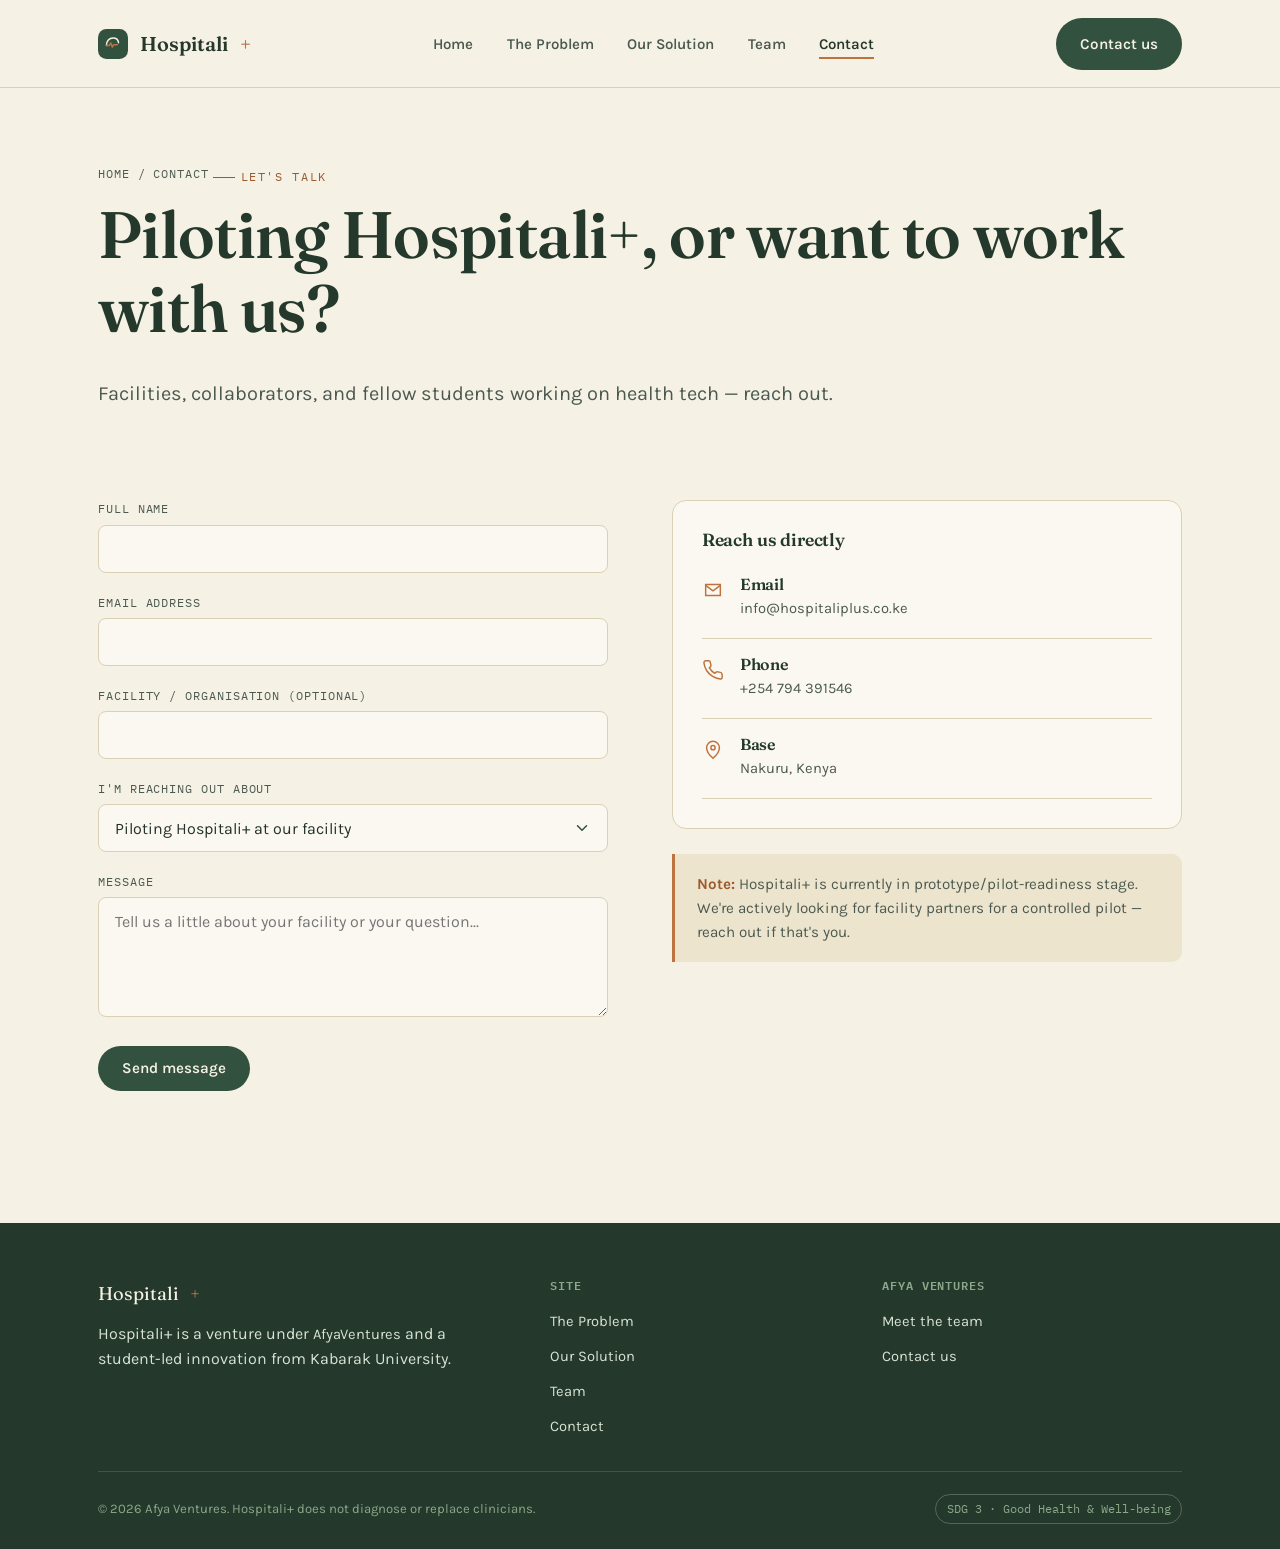
<file: contact.html>
<!DOCTYPE html>
<html lang="en">
<head>
<meta charset="UTF-8">
<meta name="viewport" content="width=device-width, initial-scale=1.0">
<title>Contact – Hospitali+</title>
<meta name="description" content="Get in touch with the Hospitali+ team at Afya Ventures.">
<link rel="icon" href="data:image/svg+xml,<svg xmlns=%22http://www.w3.org/2000/svg%22 viewBox=%220 0 32 32%22><rect width=%2232%22 height=%2232%22 rx=%228%22 fill=%22%2333513F%22/><path d=%22M16 8v16M8 16h16%22 stroke=%22%23F6F1E5%22 stroke-width=%223%22 stroke-linecap=%22round%22/></svg>">
<link rel="stylesheet" href="css/style.css">
</head>
<body>

<header class="site-header">
  <nav class="nav">
    <a href="index.html" class="brand">
      <svg class="mark" viewBox="0 0 32 32" fill="none" xmlns="http://www.w3.org/2000/svg" aria-hidden="true">
        <rect width="32" height="32" rx="9" fill="#33513F"/>
        <path d="M9 17.5c0-4.5 3-8 7-8 3.4 0 5.6 2.3 5.9 5.1" stroke="#F6F1E5" stroke-width="1.6" stroke-linecap="round" fill="none"/>
        <path d="M9 17.5h3.2l1.4-2.6 1.7 4.4 1.3-2.4h4.1" stroke="#BD7340" stroke-width="1.6" stroke-linecap="round" stroke-linejoin="round" fill="none"/>
      </svg>
      Hospitali<span class="plus">+</span>
    </a>
    <button class="nav-toggle" aria-label="Toggle menu" aria-expanded="false" aria-controls="nav-links">
      <span></span>
    </button>
    <ul class="nav-links" id="nav-links">
      <li><a href="index.html">Home</a></li>
      <li><a href="problem.html">The Problem</a></li>
      <li><a href="solution.html">Our Solution</a></li>
      <li><a href="team.html">Team</a></li>
      <li><a href="contact.html" class="active">Contact</a></li>
    </ul>
    <div class="nav-cta">
      <a href="contact.html" class="btn btn-primary">Contact us</a>
    </div>
  </nav>
</header>

<main>

  <section class="page-hero">
    <div class="container">
      <span class="breadcrumb-path">Home / Contact</span>
      <p class="eyebrow" style="margin-top:1rem;">Let's talk</p>
      <h1>Piloting Hospitali+, or want to work with us?</h1>
      <p class="lede">Facilities, collaborators, and fellow students working on health tech — reach out.</p>
    </div>
  </section>

  <section class="section-tight" style="padding-bottom:5rem;">
    <div class="container contact-grid">

      <div class="reveal">
        <form id="contact-form" novalidate>
          <div class="field">
            <label for="name">Full name</label>
            <input type="text" id="name" name="name" required autocomplete="name">
          </div>
          <div class="field">
            <label for="email">Email address</label>
            <input type="email" id="email" name="email" required autocomplete="email">
          </div>
          <div class="field">
            <label for="org">Facility / Organisation (optional)</label>
            <input type="text" id="org" name="org" autocomplete="organization">
          </div>
          <div class="field">
            <label for="reason-trigger">I'm reaching out about</label>
            <div class="select" data-select>
              <button type="button" id="reason-trigger" class="select-trigger" aria-haspopup="listbox" aria-expanded="false" aria-labelledby="reason-trigger">
                <span class="select-value" data-select-value>Piloting Hospitali+ at our facility</span>
                <svg class="select-chevron" viewBox="0 0 24 24" fill="none" stroke-width="2" stroke-linecap="round" stroke-linejoin="round" aria-hidden="true"><path d="M6 9l6 6 6-6"/></svg>
              </button>
              <ul class="select-menu" role="listbox" tabindex="-1" aria-labelledby="reason-trigger">
                <li role="option" data-value="pilot" aria-selected="true">Piloting Hospitali+ at our facility</li>
                <li role="option" data-value="partner" aria-selected="false">Partnership / investment</li>
                <li role="option" data-value="press" aria-selected="false">Press / research enquiry</li>
                <li role="option" data-value="join" aria-selected="false">Joining the team</li>
                <li role="option" data-value="other" aria-selected="false">Something else</li>
              </ul>
              <select id="reason" name="reason" class="visually-hidden">
                <option value="pilot" selected>Piloting Hospitali+ at our facility</option>
                <option value="partner">Partnership / investment</option>
                <option value="press">Press / research enquiry</option>
                <option value="join">Joining the team</option>
                <option value="other">Something else</option>
              </select>
            </div>
          </div>
          <div class="field">
            <label for="message">Message</label>
            <textarea id="message" name="message" required placeholder="Tell us a little about your facility or your question..."></textarea>
          </div>
          <button type="submit" class="btn btn-primary">Send message</button>
          <p class="form-status" id="form-status" role="status" aria-live="polite"></p>
        </form>
      </div>

      <div class="reveal">
        <div class="card" style="margin-bottom:1.6rem;">
          <h3 style="font-size:1.1rem;">Reach us directly</h3>
          <div class="contact-info-item">
            <svg class="icon" viewBox="0 0 24 24" fill="none" stroke="currentColor" stroke-width="1.6"><path d="M4 6h16v12H4z"/><path d="m4 7 8 6 8-6"/></svg>
            <div>
              <h4>Email</h4>
              <p>info@hospitaliplus.co.ke</p>
            </div>
          </div>
          <div class="contact-info-item">
            <svg class="icon" viewBox="0 0 24 24" fill="none" stroke="currentColor" stroke-width="1.6"><path d="M22 16.9v3a2 2 0 0 1-2.2 2 19.8 19.8 0 0 1-8.6-3.1 19.5 19.5 0 0 1-6-6A19.8 19.8 0 0 1 2.1 4.2 2 2 0 0 1 4.1 2h3a2 2 0 0 1 2 1.7c.1.9.3 1.8.6 2.7a2 2 0 0 1-.5 2.1L8 9.7a16 16 0 0 0 6 6l1.2-1.2a2 2 0 0 1 2.1-.5c.9.3 1.8.5 2.7.6a2 2 0 0 1 1.7 2Z"/></svg>
            <div>
              <h4>Phone</h4>
              <p>+254 794 391546</p>
            </div>
          </div>
          <div class="contact-info-item">
            <svg class="icon" viewBox="0 0 24 24" fill="none" stroke="currentColor" stroke-width="1.6"><path d="M12 21s-7-6.1-7-11.5A7 7 0 0 1 19 9.5C19 14.9 12 21 12 21Z"/><circle cx="12" cy="9.5" r="2.3"/></svg>
            <div>
              <h4>Base</h4>
              <p>Nakuru, Kenya</p>
            </div>
          </div>
        </div>

        <div class="callout">
          <strong>Note:</strong> Hospitali+ is currently in prototype/pilot-readiness stage. We're actively looking for facility partners for a controlled pilot — reach out if that's you.
        </div>
      </div>

    </div>
  </section>

</main>

<footer class="site-footer">
  <div class="container">
    <div class="footer-grid">
      <div>
        <div class="footer-brand">Hospitali<span style="color:#BD7340;">+</span></div>
        <p style="max-width:36ch; color:#D8E3D3;">Hospitali+ is a venture under <a href="https://afyaventures.amref.org/" target="_blank" rel="noopener">AfyaVentures</a> and a student-led innovation from Kabarak University.</p>
      </div>
      <div>
        <h4>Site</h4>
        <ul>
          <li><a href="problem.html">The Problem</a></li>
          <li><a href="solution.html">Our Solution</a></li>
          <li><a href="team.html">Team</a></li>
          <li><a href="contact.html">Contact</a></li>
        </ul>
      </div>
      <div>
        <h4>Afya Ventures</h4>
        <ul>
          <li><a href="team.html">Meet the team</a></li>
          <li><a href="contact.html">Contact us</a></li>
        </ul>
      </div>
    </div>
    <div class="footer-bottom">
      <span>© 2026 Afya Ventures. Hospitali+ does not diagnose or replace clinicians.</span>
      <span class="sdg-badge">SDG 3 · Good Health &amp; Well-being</span>
    </div>
  </div>
</footer>

<script src="js/main.js"></script>
</body>
</html>
</file>
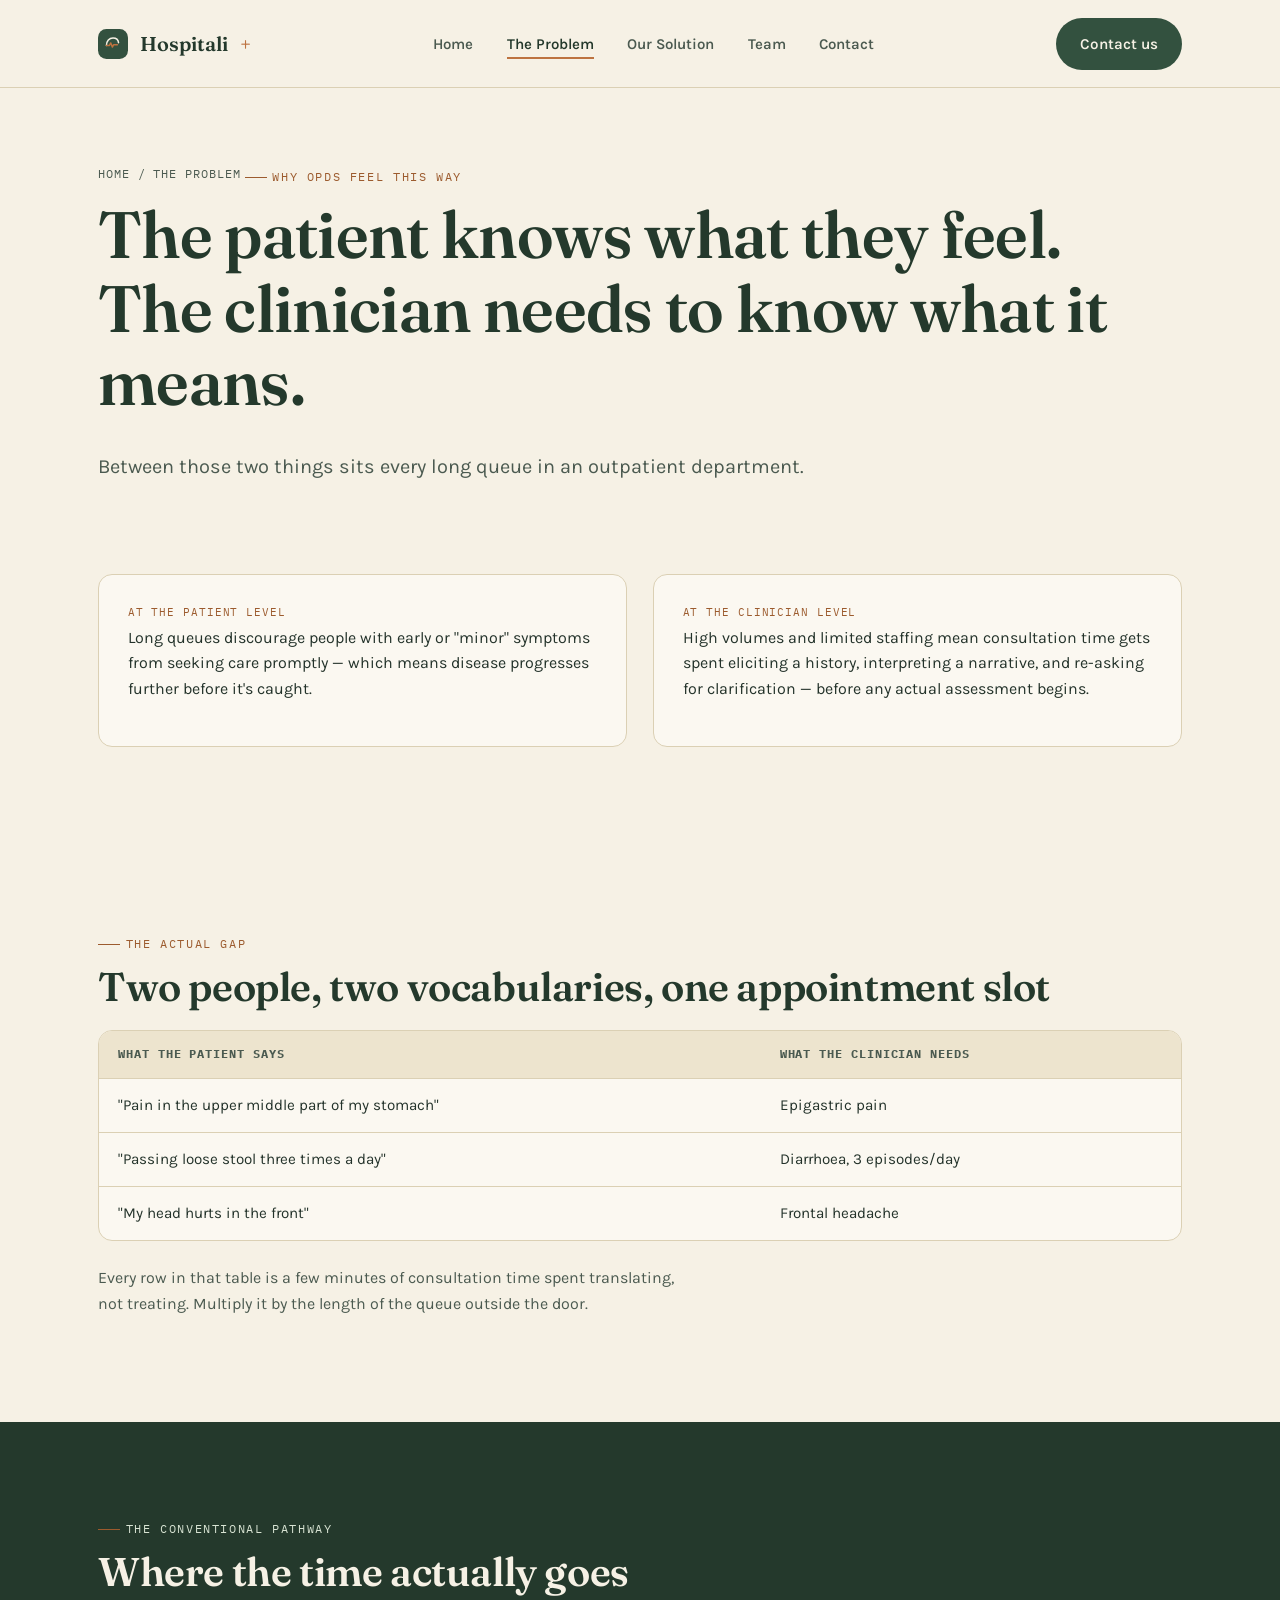
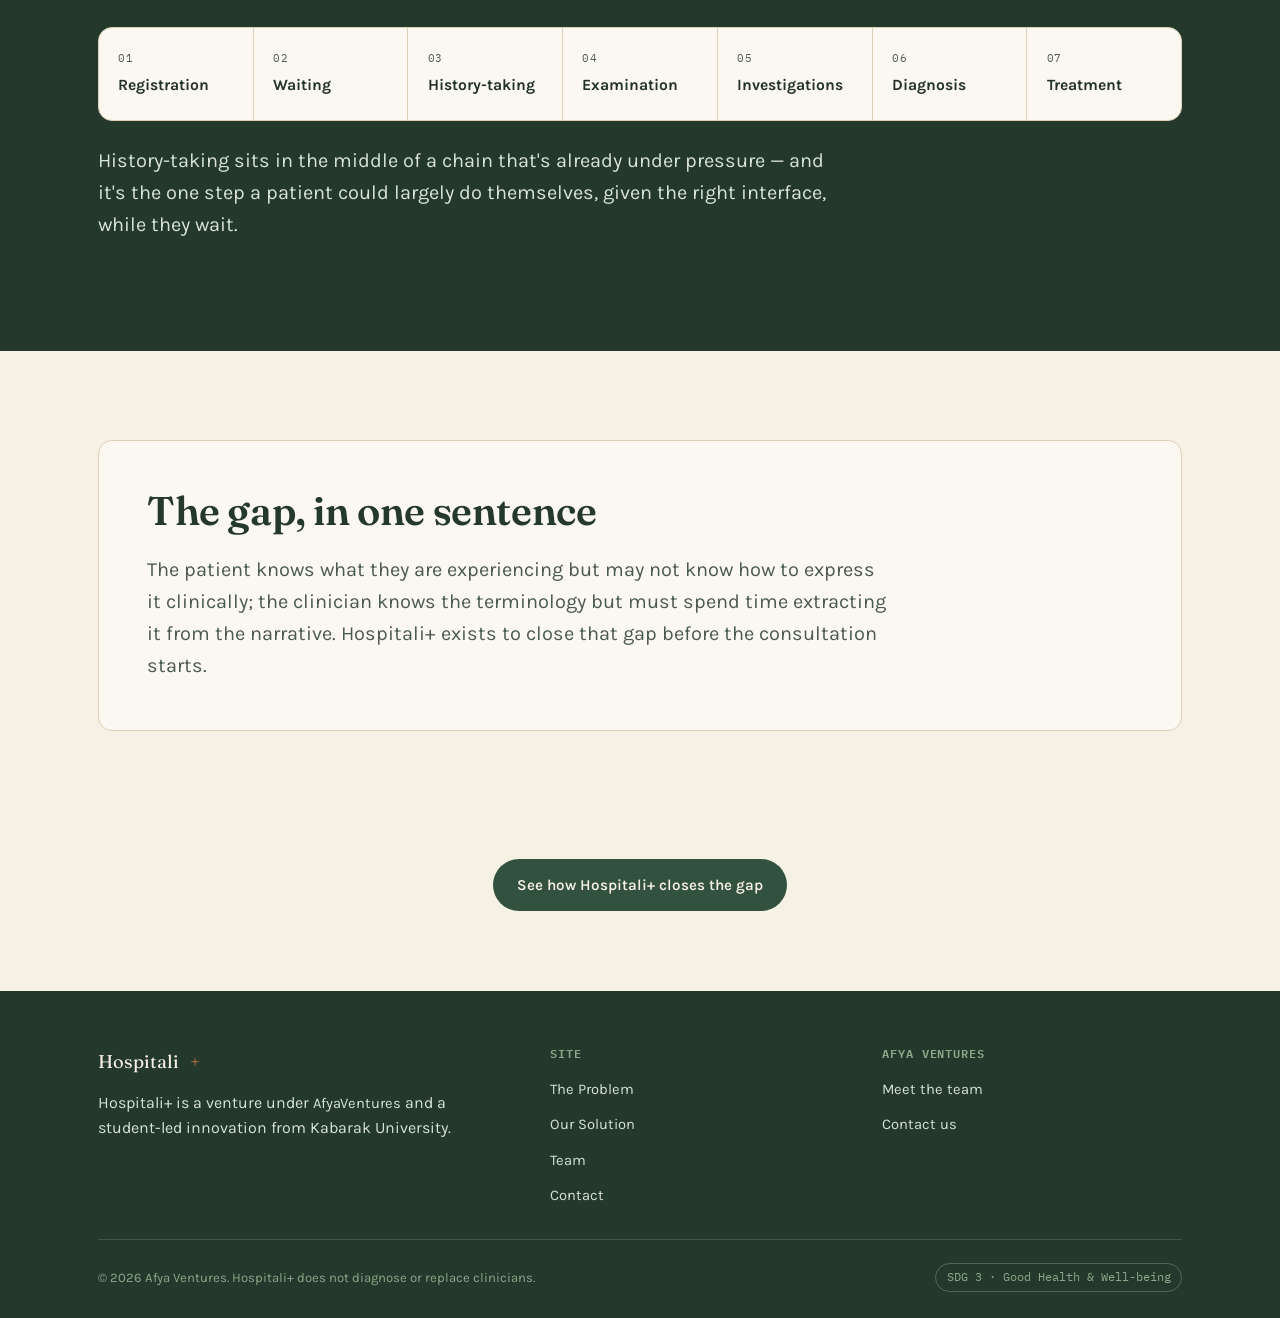
<file: problem.html>
<!DOCTYPE html>
<html lang="en">
<head>
<meta charset="UTF-8">
<meta name="viewport" content="width=device-width, initial-scale=1.0">
<title>The Problem – Hospitali+</title>
<meta name="description" content="Why OPDs are slow: the gap between what patients can describe and what clinicians need to document.">
<link rel="icon" href="data:image/svg+xml,<svg xmlns=%22http://www.w3.org/2000/svg%22 viewBox=%220 0 32 32%22><rect width=%2232%22 height=%2232%22 rx=%228%22 fill=%22%2333513F%22/><path d=%22M16 8v16M8 16h16%22 stroke=%22%23F6F1E5%22 stroke-width=%223%22 stroke-linecap=%22round%22/></svg>">
<link rel="stylesheet" href="css/style.css">
</head>
<body>

<header class="site-header">
  <nav class="nav">
    <a href="index.html" class="brand">
      <svg class="mark" viewBox="0 0 32 32" fill="none" xmlns="http://www.w3.org/2000/svg" aria-hidden="true">
        <rect width="32" height="32" rx="9" fill="#33513F"/>
        <path d="M9 17.5c0-4.5 3-8 7-8 3.4 0 5.6 2.3 5.9 5.1" stroke="#F6F1E5" stroke-width="1.6" stroke-linecap="round" fill="none"/>
        <path d="M9 17.5h3.2l1.4-2.6 1.7 4.4 1.3-2.4h4.1" stroke="#BD7340" stroke-width="1.6" stroke-linecap="round" stroke-linejoin="round" fill="none"/>
      </svg>
      Hospitali<span class="plus">+</span>
    </a>
    <button class="nav-toggle" aria-label="Toggle menu" aria-expanded="false" aria-controls="nav-links">
      <span></span>
    </button>
    <ul class="nav-links" id="nav-links">
      <li><a href="index.html">Home</a></li>
      <li><a href="problem.html" class="active">The Problem</a></li>
      <li><a href="solution.html">Our Solution</a></li>
      <li><a href="team.html">Team</a></li>
      <li><a href="contact.html">Contact</a></li>
    </ul>
    <div class="nav-cta">
      <a href="contact.html" class="btn btn-primary">Contact us</a>
    </div>
  </nav>
</header>

<main>

  <section class="page-hero">
    <div class="container">
      <span class="breadcrumb-path">Home / The Problem</span>
      <p class="eyebrow" style="margin-top:1rem;">Why OPDs feel this way</p>
      <h1>The patient knows what they feel. The clinician needs to know what it means.</h1>
      <p class="lede">Between those two things sits every long queue in an outpatient department.</p>
    </div>
  </section>

  <section class="section-tight">
    <div class="container">
      <div class="grid-2">
        <div class="card reveal">
          <span class="member-role">At the patient level</span>
          <p>Long queues discourage people with early or "minor" symptoms from seeking care promptly — which means disease progresses further before it's caught.</p>
        </div>
        <div class="card reveal">
          <span class="member-role">At the clinician level</span>
          <p>High volumes and limited staffing mean consultation time gets spent eliciting a history, interpreting a narrative, and re-asking for clarification — before any actual assessment begins.</p>
        </div>
      </div>
    </div>
  </section>

  <section>
    <div class="container">
      <p class="eyebrow">The actual gap</p>
      <h2>Two people, two vocabularies, one appointment slot</h2>
      <div class="table-wrap reveal">
        <table>
          <thead>
            <tr><th>What the patient says</th><th>What the clinician needs</th></tr>
          </thead>
          <tbody>
            <tr><td>"Pain in the upper middle part of my stomach"</td><td>Epigastric pain</td></tr>
            <tr><td>"Passing loose stool three times a day"</td><td>Diarrhoea, 3 episodes/day</td></tr>
            <tr><td>"My head hurts in the front"</td><td>Frontal headache</td></tr>
          </tbody>
        </table>
      </div>
      <p style="margin-top:1.5rem; max-width:60ch; color:var(--ink-soft);">Every row in that table is a few minutes of consultation time spent translating, not treating. Multiply it by the length of the queue outside the door.</p>
    </div>
  </section>

  <section class="band">
    <div class="container">
      <p class="eyebrow" style="color:#D8E3D3;">The conventional pathway</p>
      <h2>Where the time actually goes</h2>
      <div class="flow reveal" style="background:var(--card); margin-top:2rem;">
        <div class="flow-step"><span class="step-label">01</span><span class="step-name">Registration</span></div>
        <div class="flow-step"><span class="step-label">02</span><span class="step-name">Waiting</span></div>
        <div class="flow-step"><span class="step-label">03</span><span class="step-name">History-taking</span></div>
        <div class="flow-step"><span class="step-label">04</span><span class="step-name">Examination</span></div>
        <div class="flow-step"><span class="step-label">05</span><span class="step-name">Investigations</span></div>
        <div class="flow-step"><span class="step-label">06</span><span class="step-name">Diagnosis</span></div>
        <div class="flow-step"><span class="step-label">07</span><span class="step-name">Treatment</span></div>
      </div>
      <p class="lede" style="margin-top:1.5rem; color:#D8E3D3;">History-taking sits in the middle of a chain that's already under pressure — and it's the one step a patient could largely do themselves, given the right interface, while they wait.</p>
    </div>
  </section>

  <section>
    <div class="container">
      <div class="card reveal" style="padding:clamp(2rem,4vw,3rem);">
        <h2 style="max-width:34ch;">The gap, in one sentence</h2>
        <p class="lede" style="margin-bottom:0;">The patient knows what they are experiencing but may not know how to express it clinically; the clinician knows the terminology but must spend time extracting it from the narrative. Hospitali+ exists to close that gap before the consultation starts.</p>
      </div>
    </div>
  </section>

  <section class="section-tight" style="padding-bottom:5rem;">
    <div class="container" style="text-align:center;">
      <a href="solution.html" class="btn btn-primary">See how Hospitali+ closes the gap</a>
    </div>
  </section>

</main>

<footer class="site-footer">
  <div class="container">
    <div class="footer-grid">
      <div>
        <div class="footer-brand">Hospitali<span style="color:#BD7340;">+</span></div>
        <p style="max-width:36ch; color:#D8E3D3;">Hospitali+ is a venture under <a href="https://afyaventures.amref.org/" target="_blank" rel="noopener">AfyaVentures</a> and a student-led innovation from Kabarak University.</p>
      </div>
      <div>
        <h4>Site</h4>
        <ul>
          <li><a href="problem.html">The Problem</a></li>
          <li><a href="solution.html">Our Solution</a></li>
          <li><a href="team.html">Team</a></li>
          <li><a href="contact.html">Contact</a></li>
        </ul>
      </div>
      <div>
        <h4>Afya Ventures</h4>
        <ul>
          <li><a href="team.html">Meet the team</a></li>
          <li><a href="contact.html">Contact us</a></li>
        </ul>
      </div>
    </div>
    <div class="footer-bottom">
      <span>© 2026 Afya Ventures. Hospitali+ does not diagnose or replace clinicians.</span>
      <span class="sdg-badge">SDG 3 · Good Health &amp; Well-being</span>
    </div>
  </div>
</footer>

<script src="js/main.js"></script>
</body>
</html>
</file>
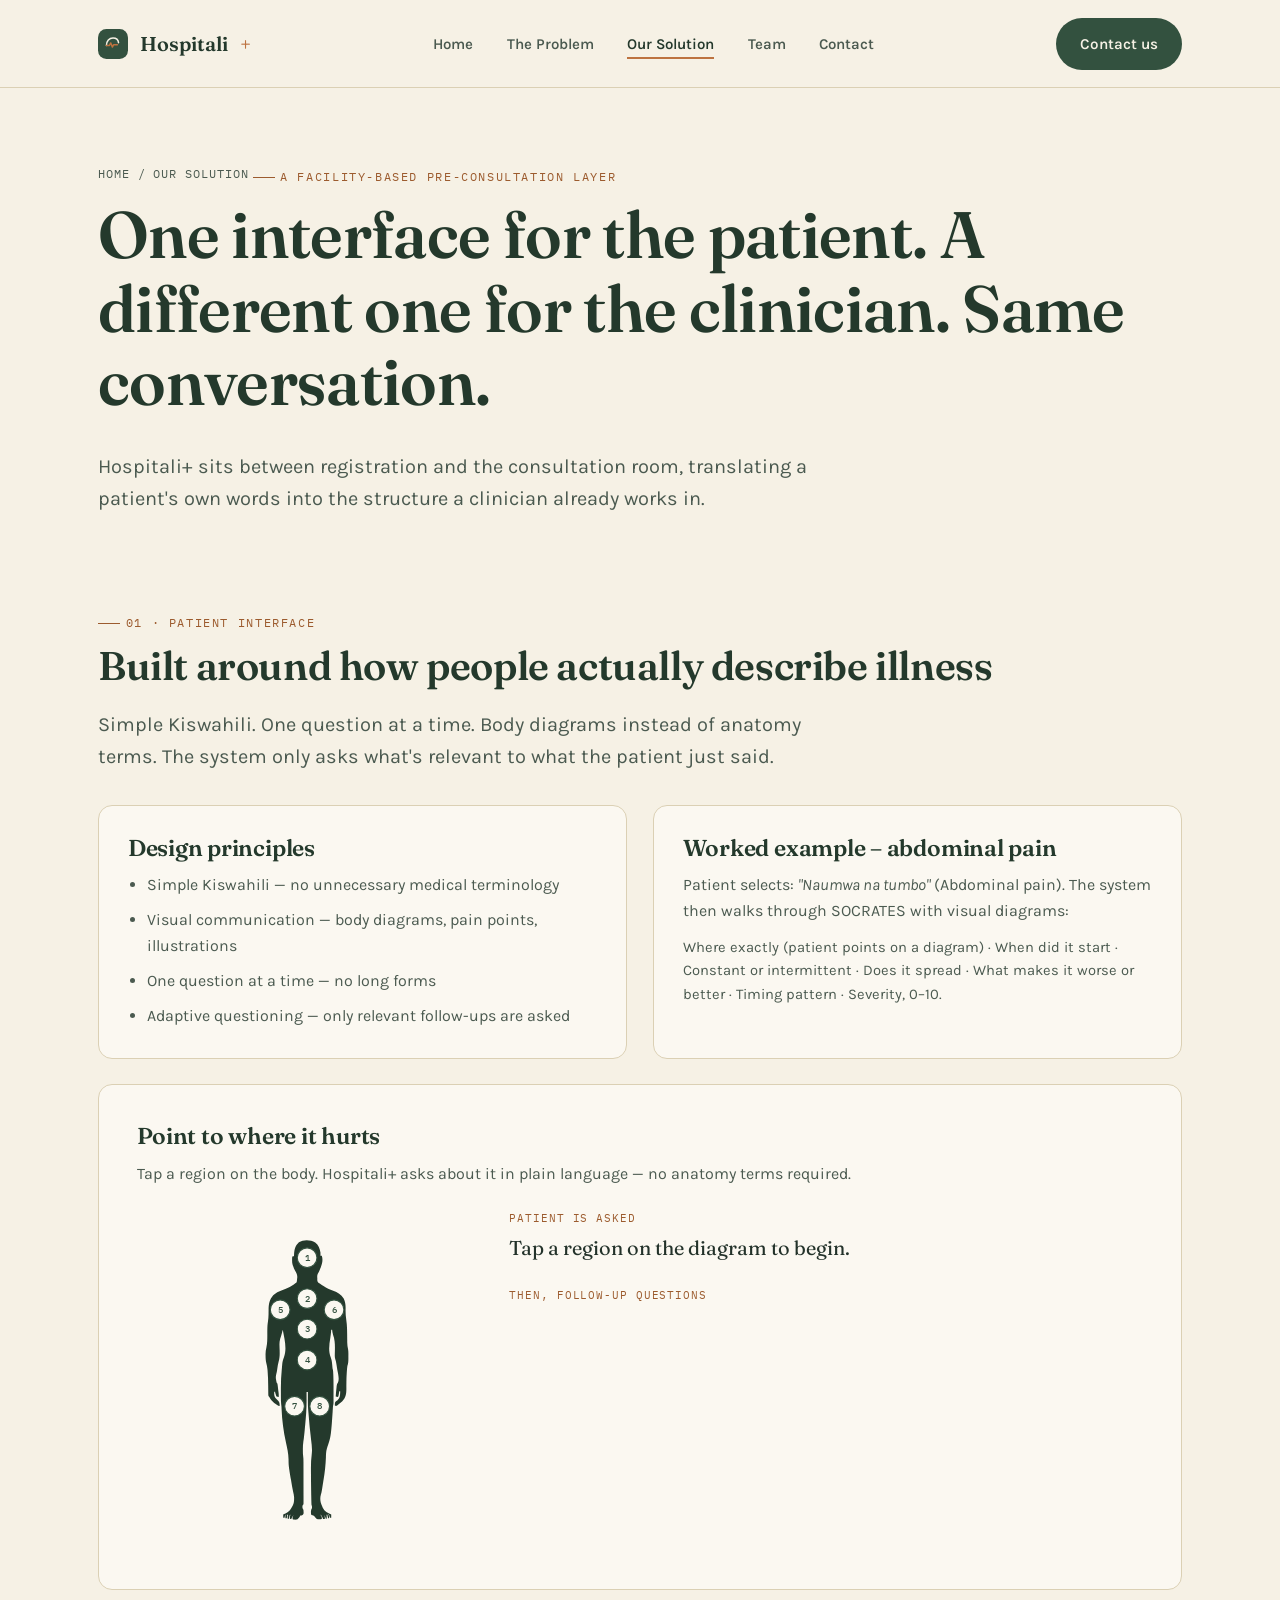
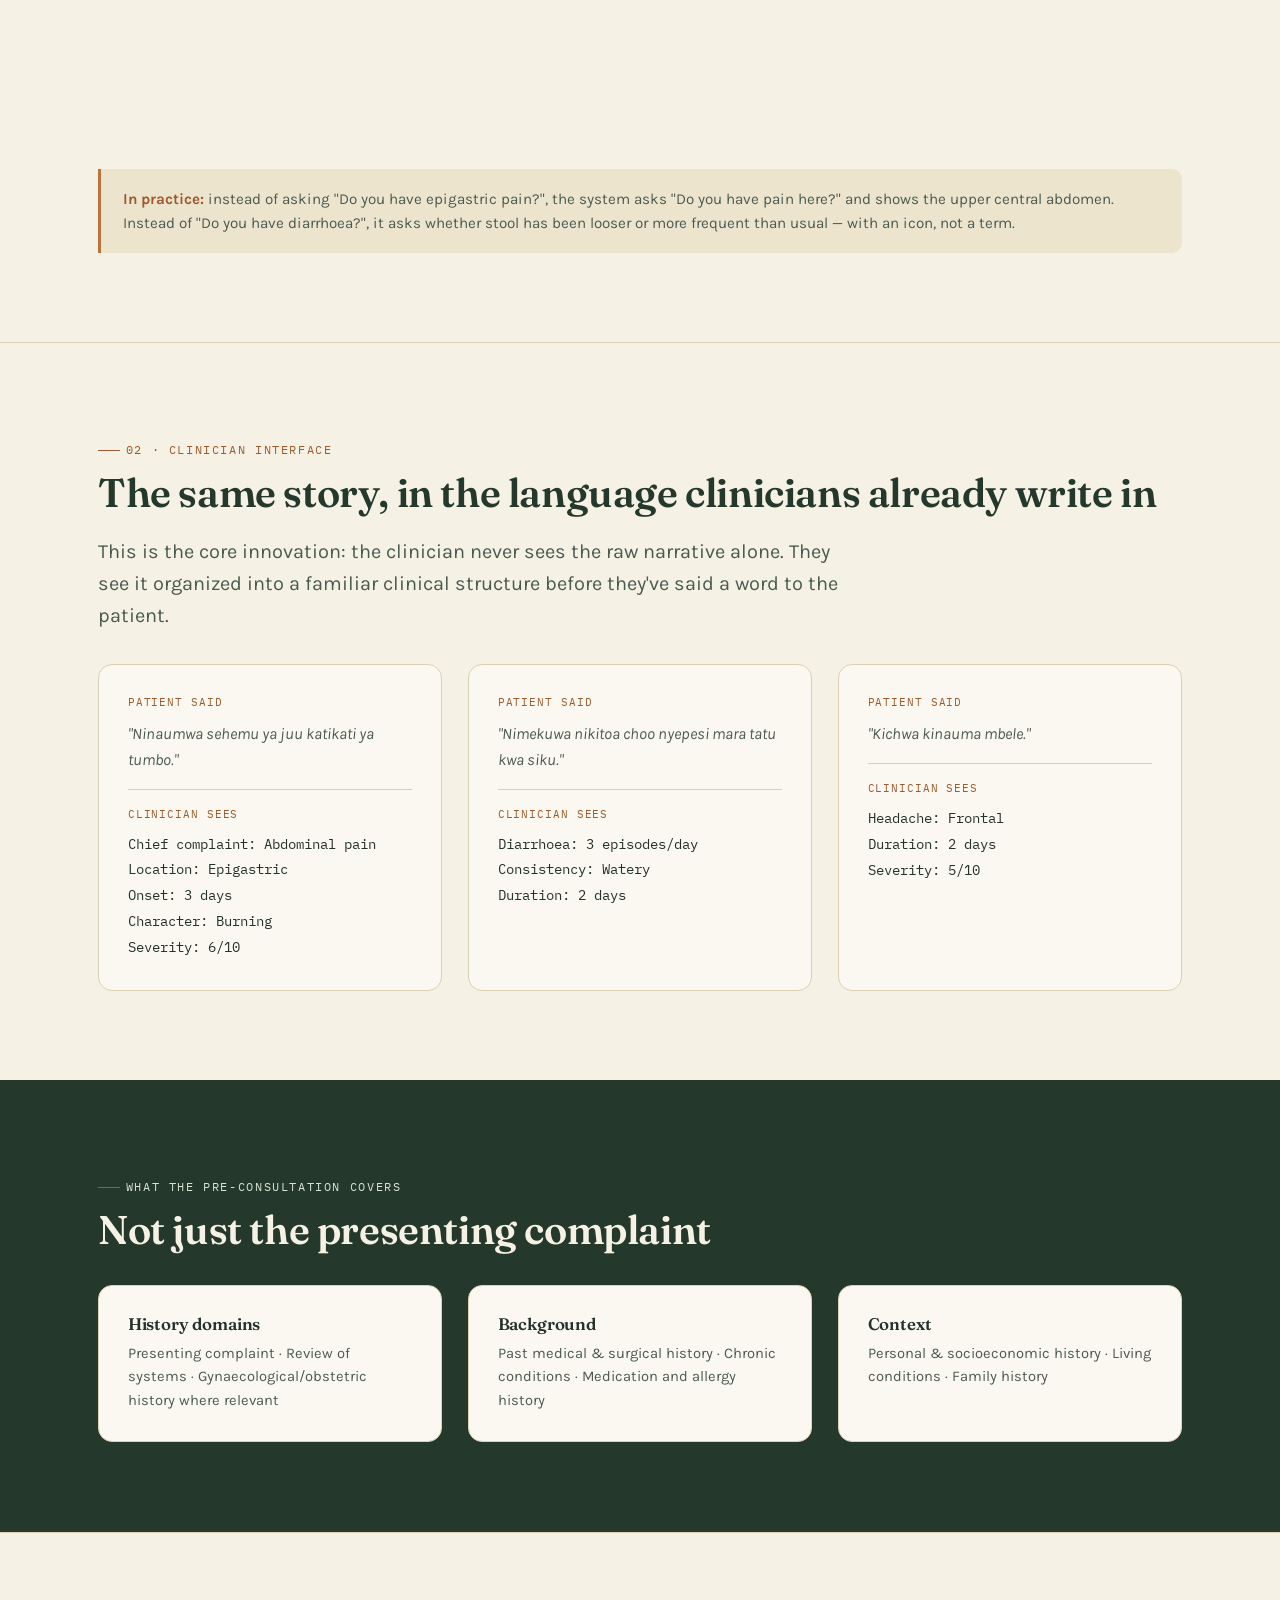
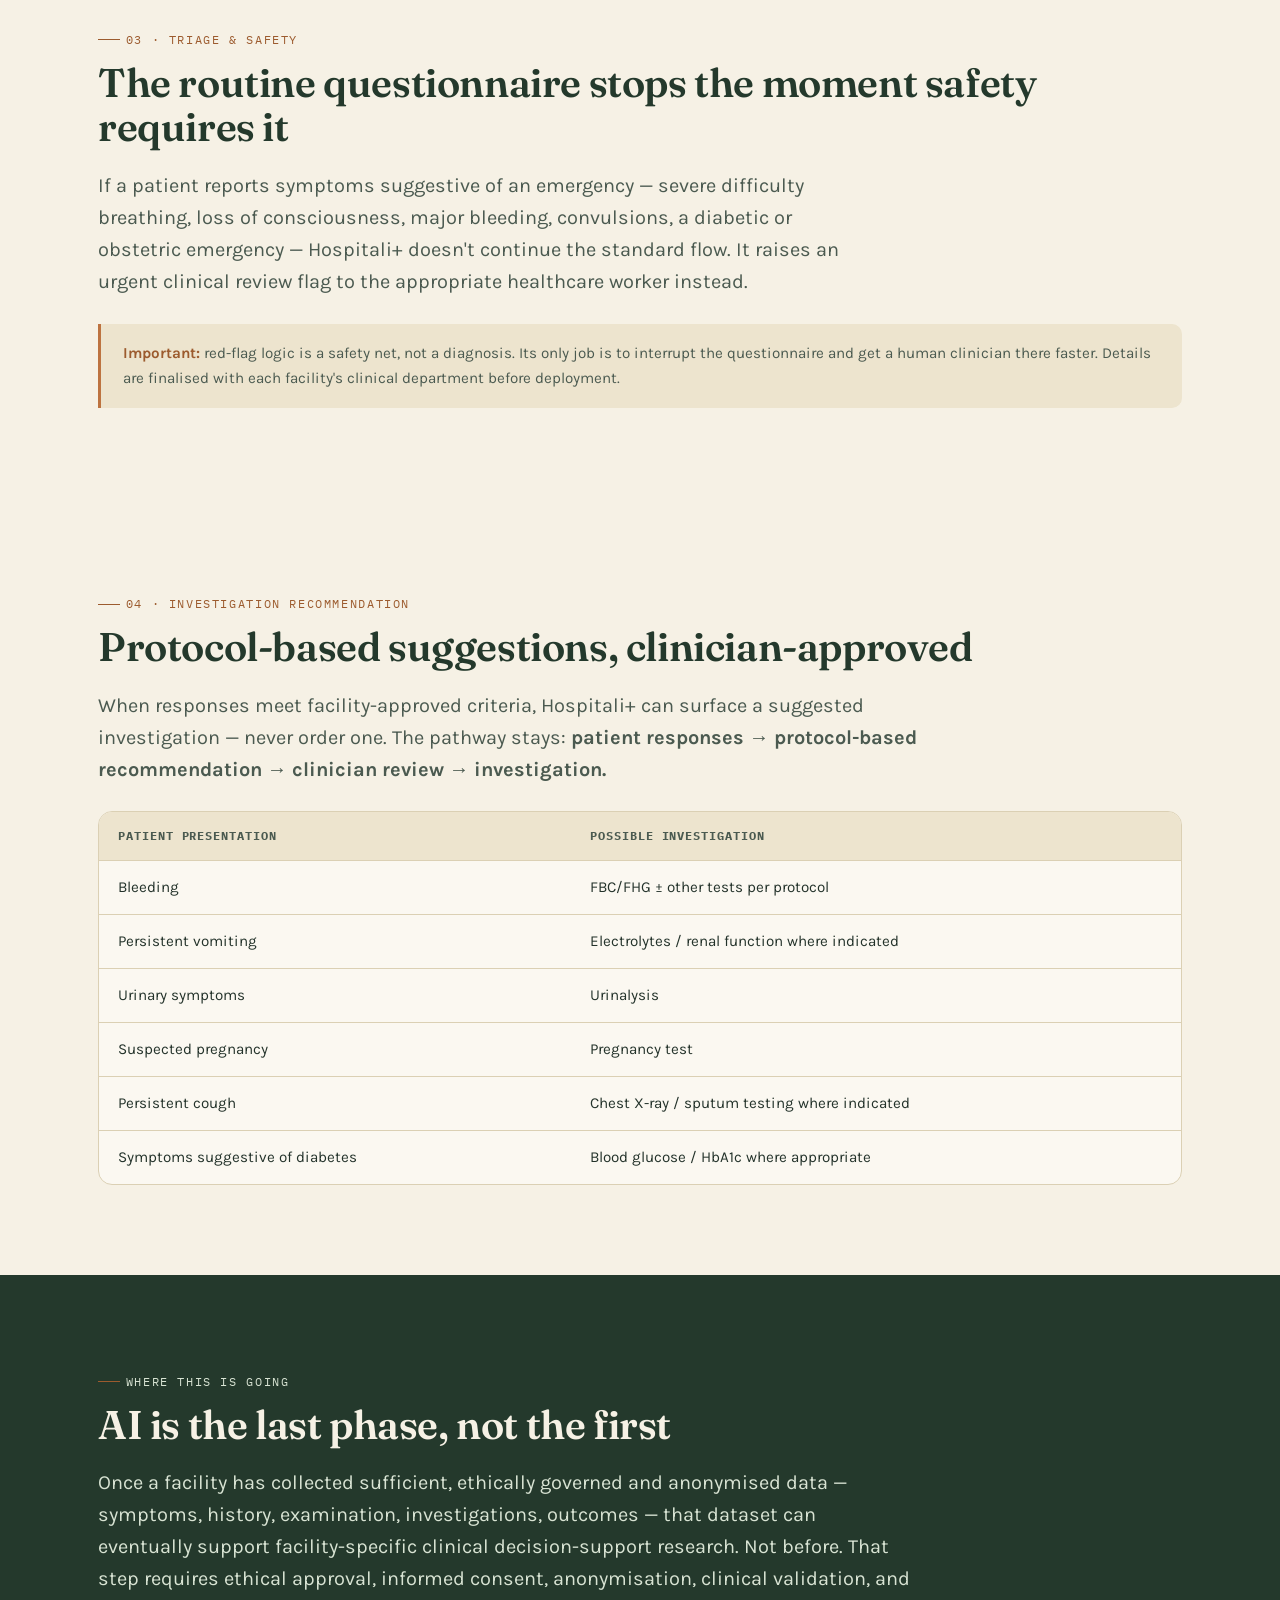
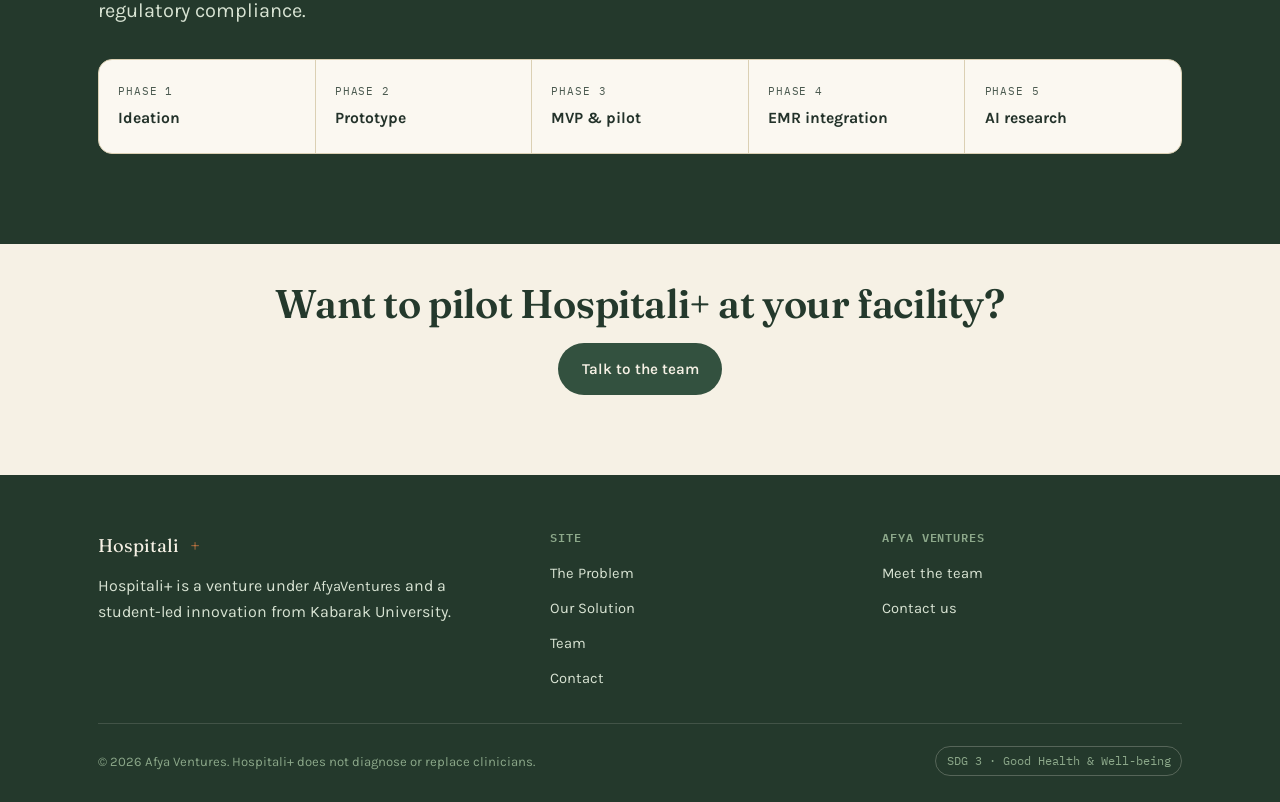
<file: solution.html>
<!DOCTYPE html>
<html lang="en">
<head>
<meta charset="UTF-8">
<meta name="viewport" content="width=device-width, initial-scale=1.0">
<title>Our Solution – Hospitali+</title>
<meta name="description" content="How Hospitali+ works: patient interface, clinician interface, red-flag safety, and the roadmap toward facility-specific AI.">
<link rel="icon" href="data:image/svg+xml,<svg xmlns=%22http://www.w3.org/2000/svg%22 viewBox=%220 0 32 32%22><rect width=%2232%22 height=%2232%22 rx=%228%22 fill=%22%2333513F%22/><path d=%22M16 8v16M8 16h16%22 stroke=%22%23F6F1E5%22 stroke-width=%223%22 stroke-linecap=%22round%22/></svg>">
<link rel="stylesheet" href="css/style.css">
</head>
<body>

<header class="site-header">
  <nav class="nav">
    <a href="index.html" class="brand">
      <svg class="mark" viewBox="0 0 32 32" fill="none" xmlns="http://www.w3.org/2000/svg" aria-hidden="true">
        <rect width="32" height="32" rx="9" fill="#33513F"/>
        <path d="M9 17.5c0-4.5 3-8 7-8 3.4 0 5.6 2.3 5.9 5.1" stroke="#F6F1E5" stroke-width="1.6" stroke-linecap="round" fill="none"/>
        <path d="M9 17.5h3.2l1.4-2.6 1.7 4.4 1.3-2.4h4.1" stroke="#BD7340" stroke-width="1.6" stroke-linecap="round" stroke-linejoin="round" fill="none"/>
      </svg>
      Hospitali<span class="plus">+</span>
    </a>
    <button class="nav-toggle" aria-label="Toggle menu" aria-expanded="false" aria-controls="nav-links">
      <span></span>
    </button>
    <ul class="nav-links" id="nav-links">
      <li><a href="index.html">Home</a></li>
      <li><a href="problem.html">The Problem</a></li>
      <li><a href="solution.html" class="active">Our Solution</a></li>
      <li><a href="team.html">Team</a></li>
      <li><a href="contact.html">Contact</a></li>
    </ul>
    <div class="nav-cta">
      <a href="contact.html" class="btn btn-primary">Contact us</a>
    </div>
  </nav>
</header>

<main>

  <section class="page-hero">
    <div class="container">
      <span class="breadcrumb-path">Home / Our Solution</span>
      <p class="eyebrow" style="margin-top:1rem;">A facility-based pre-consultation layer</p>
      <h1>One interface for the patient. A different one for the clinician. Same conversation.</h1>
      <p class="lede">Hospitali+ sits between registration and the consultation room, translating a patient's own words into the structure a clinician already works in.</p>
    </div>
  </section>

  <!-- PATIENT INTERFACE -->
  <section class="section-tight">
    <div class="container">
      <p class="eyebrow">01 · Patient interface</p>
      <h2>Built around how people actually describe illness</h2>
      <p class="lede" style="margin-bottom:2rem;">Simple Kiswahili. One question at a time. Body diagrams instead of anatomy terms. The system only asks what's relevant to what the patient just said.</p>

      <div class="grid-2">
        <div class="card reveal">
          <h3>Design principles</h3>
          <ul style="padding-left:1.2rem; color:var(--ink-soft); margin:0;">
            <li style="margin-bottom:0.6em;">Simple Kiswahili — no unnecessary medical terminology</li>
            <li style="margin-bottom:0.6em;">Visual communication — body diagrams, pain points, illustrations</li>
            <li style="margin-bottom:0.6em;">One question at a time — no long forms</li>
            <li>Adaptive questioning — only relevant follow-ups are asked</li>
          </ul>
        </div>
        <div class="card reveal">
          <h3>Worked example – abdominal pain</h3>
          <p style="color:var(--ink-soft); margin-bottom:0.8em;">Patient selects: <em>"Naumwa na tumbo"</em> (Abdominal pain). The system then walks through SOCRATES with visual diagrams:</p>
          <p class="lede" style="font-size:0.92rem; margin:0;">Where exactly (patient points on a diagram) · When did it start · Constant or intermittent · Does it spread · What makes it worse or better · Timing pattern · Severity, 0–10.</p>
        </div>
      </div>

      <div class="card reveal" style="margin-top:1.6rem; padding:clamp(1.4rem,3vw,2.4rem);">
        <h3>Point to where it hurts</h3>
        <p style="color:var(--ink-soft); margin:0.4em 0 1.5rem;">Tap a region on the body. Hospitali+ asks about it in plain language — no anatomy terms required.</p>
        <div class="body-demo">
          <div class="body-figure">
            <svg class="body-svg" viewBox="0 0 740 740" role="group" aria-label="Interactive body diagram">
              <g transform="translate(388.25,63.4765625)">
                <path class="body-silhouette" d="M0 0 C7.37527362 5.93817986 10.46283633 13.28226244 11.75 22.5234375 C11.88041876 24.88836439 11.85087742 27.15281804 11.75 29.5234375 C12.74 29.5234375 13.73 29.5234375 14.75 29.5234375 C17.50368086 37.78448009 16.08446206 46.6815208 12.75 54.5234375 C12.35167969 55.52761719 11.95335937 56.53179687 11.54296875 57.56640625 C8.25001196 65.7341329 8.25001196 65.7341329 6.109375 69.11328125 C3.95840271 72.9269304 4.50093212 76.2679348 4.75 80.5234375 C4.70939453 81.58691406 4.70939453 81.58691406 4.66796875 82.671875 C4.69625797 85.62526936 5.10244823 87.87245045 7.22265625 90.00390625 C9.65330765 91.67585721 12.17371463 93.08443126 14.75 94.5234375 C16.02536495 95.31251222 17.29725809 96.10721456 18.56640625 96.90625 C25.55009397 101.24343595 32.33372124 104.98085785 40.125 107.6484375 C49.98769105 111.06498808 57.76146417 116.02878814 63.53125 124.859375 C67.20328921 132.8860761 68.07953634 139.95758315 67.75 148.7109375 C67.59768011 156.54197183 67.91827554 163.9243211 69.1875 171.6484375 C71.44900129 185.80660871 71.23940822 200.15249766 71.37084961 214.45556641 C71.38896194 215.92761284 71.38896194 215.92761284 71.40744019 217.42939758 C71.42932407 219.27435813 71.44330387 221.11943785 71.44754028 222.96452332 C71.51177755 228.24431784 72.17168438 233.07470138 73.2978363 238.22993469 C73.90237379 241.2963207 74.00908194 244.25763364 74.015625 247.37890625 C74.01820313 248.57837891 74.02078125 249.77785156 74.0234375 251.01367188 C74.01570312 252.23376953 74.00796875 253.45386719 74 254.7109375 C74.00773438 255.94263672 74.01546875 257.17433594 74.0234375 258.44335938 C74.01022131 264.57236911 73.62514513 269.6540241 71.75 275.5234375 C71.2269702 278.98936639 70.95576797 282.46712137 70.6875 285.9609375 C70.60081055 287.00846191 70.51412109 288.05598633 70.42480469 289.13525391 C69.89037096 296.32369232 69.67629571 303.47021709 69.61328125 310.67578125 C69.59738197 311.99880501 69.59738197 311.99880501 69.5811615 313.34855652 C69.52839663 317.76657948 69.50415873 322.18110156 69.53100586 326.59936523 C69.4913431 337.48125782 68.38828519 345.68858047 60.47412109 353.87866211 C58.31572421 355.89542486 56.08934903 357.72112164 53.75 359.5234375 C53.08097656 360.06355469 52.41195312 360.60367187 51.72265625 361.16015625 C49.875 362.5859375 49.875 362.5859375 46.75 364.5234375 C45.76 364.1934375 44.77 363.8634375 43.75 363.5234375 C44.12117904 356.09985671 44.12117904 356.09985671 47 353.4609375 C47.9075 352.8215625 48.815 352.1821875 49.75 351.5234375 C55.06142458 346.47758414 55.41057865 341.2279439 55.70703125 334.12109375 C55.72121094 333.26386719 55.73539063 332.40664063 55.75 331.5234375 C55.09 331.5234375 54.43 331.5234375 53.75 331.5234375 C53.61722656 332.29429687 53.48445312 333.06515625 53.34765625 333.859375 C53.17105469 334.86226563 52.99445313 335.86515625 52.8125 336.8984375 C52.63847656 337.89617187 52.46445312 338.89390625 52.28515625 339.921875 C51.75 342.5234375 51.75 342.5234375 50.75 344.5234375 C49.1 344.1934375 47.45 343.8634375 45.75 343.5234375 C46.19973749 336.50516562 46.78699069 329.50598089 47.625 322.5234375 C47.76679688 321.3065625 47.90859375 320.0896875 48.0546875 318.8359375 C48.75 315.5234375 48.75 315.5234375 50.3203125 313.2109375 C54.69452254 304.98837874 50.72871249 292.64776699 49.29638672 283.86328125 C48.87396743 281.2670913 48.46543187 278.66898484 48.05859375 276.0703125 C47.7924818 274.40351549 47.52558216 272.736844 47.2578125 271.0703125 C47.1368924 270.30144714 47.01597229 269.53258179 46.89138794 268.74041748 C46.35693286 265.49707862 45.77182627 262.58424098 44.65698242 259.47851562 C43.53468945 255.821925 43.58902459 252.46925784 43.73046875 248.6953125 C43.76454954 247.16572167 43.79712854 245.63609679 43.82836914 244.10644531 C43.84707062 243.31580688 43.86577209 242.52516846 43.88504028 241.71057129 C44.15225338 229.29658771 44.30778222 217.778262 39.94140625 205.9765625 C38.59510984 202.07450995 38.14263789 198.62131337 37.75 194.5234375 C37.09 194.5234375 36.43 194.5234375 35.75 194.5234375 C35.71261719 195.15765625 35.67523438 195.791875 35.63671875 196.4453125 C35.23165849 202.19557974 34.56179861 207.82706145 33.60522461 213.50732422 C31.26670644 227.59310343 29.17801547 242.9768696 34.75 256.5234375 C36.68804842 261.55504999 37.31325225 266.32602235 37.8125 271.6484375 C37.9675311 273.23462342 38.12500026 274.82057334 38.28515625 276.40625 C38.350979 277.10121582 38.41680176 277.79618164 38.48461914 278.51220703 C38.70670714 280.51959454 38.70670714 280.51959454 39.24708557 282.41500854 C40.07365473 285.88033437 40.13480216 289.41432162 40.3046875 292.9609375 C40.34673309 293.82710693 40.38877869 294.69327637 40.43209839 295.58569336 C40.92546262 306.96488853 40.89966737 318.35051208 40.88037109 329.73828125 C40.87492973 333.57295542 40.88039252 337.4075165 40.88671875 341.2421875 C40.88605925 343.69010442 40.88478074 346.13802128 40.8828125 348.5859375 C40.88483673 349.72748291 40.88686096 350.86902832 40.88894653 352.04516602 C40.88421829 353.62962524 40.88421829 353.62962524 40.87939453 355.24609375 C40.87859894 356.17172119 40.87780334 357.09734863 40.87698364 358.05102539 C40.75828317 360.36216156 40.36608942 362.30306572 39.75 364.5234375 C39.5835266 366.29393522 39.45621115 368.06829892 39.35546875 369.84375 C39.2894043 370.91882813 39.22333984 371.99390625 39.15527344 373.1015625 C39.0834082 374.27203125 39.01154297 375.4425 38.9375 376.6484375 C35.08190488 433.45519798 35.08190488 433.45519798 26.125 459.25 C24.13634942 465.70198028 24.13533542 472.36622754 23.89852905 479.06072998 C23.2841451 495.75567142 21.47640792 512.03602295 18.75 528.5234375 C18.42539825 530.54583028 18.10356866 532.5686538 17.78175354 534.5914917 C17.23675319 538.0074908 16.68192001 541.42186409 16.125 544.8359375 C15.9189917 546.10034668 15.7129834 547.36475586 15.50073242 548.66748047 C13.86088343 558.45339732 13.86088343 558.45339732 12.625 562.51953125 C9.96371497 571.65581779 11.83842692 580.09374995 15.75 588.5234375 C16.11609375 589.39097656 16.4821875 590.25851562 16.859375 591.15234375 C20.94102869 599.40383501 27.803343 602.62630982 35.75 606.5234375 C35.75 608.8334375 35.75 611.1434375 35.75 613.5234375 C34.76 613.5234375 33.77 613.5234375 32.75 613.5234375 C32.316875 611.821875 32.316875 611.821875 31.875 610.0859375 C31.50375 608.9103125 31.1325 607.7346875 30.75 606.5234375 C30.09 606.1934375 29.43 605.8634375 28.75 605.5234375 C29.74 607.0084375 29.74 607.0084375 30.75 608.5234375 C30.875 611.7109375 30.875 611.7109375 30.75 614.5234375 C30.09 614.5234375 29.43 614.5234375 28.75 614.5234375 C28.09 611.8834375 27.43 609.2434375 26.75 606.5234375 C26.09 606.8534375 25.43 607.1834375 24.75 607.5234375 C25.08 607.8534375 25.41 608.1834375 25.75 608.5234375 C25.79092937 610.85641183 25.79241723 613.19048975 25.75 615.5234375 C25.09 615.5234375 24.43 615.5234375 23.75 615.5234375 C22.76 612.8834375 21.77 610.2434375 20.75 607.5234375 C21.08 610.1634375 21.41 612.8034375 21.75 615.5234375 C20.43 615.8534375 19.11 616.1834375 17.75 616.5234375 C17.36908203 615.69199219 17.36908203 615.69199219 16.98046875 614.84375 C16.63628906 614.11929688 16.29210937 613.39484375 15.9375 612.6484375 C15.60105469 611.92914062 15.26460938 611.20984375 14.91796875 610.46875 C13.75532903 608.21800944 13.75532903 608.21800944 10.75 606.5234375 C11.41 607.2453125 12.07 607.9671875 12.75 608.7109375 C14.96230553 611.82199215 14.94711474 612.85833525 14.75 616.5234375 C10.99833187 616.94399816 7.48750322 617.12826167 3.75 616.5234375 C1.75788524 614.92555177 0.54222732 613.29974412 -0.90625 611.20703125 C-2.88821902 608.72380844 -5.25342431 608.29000337 -8.25 607.5234375 C-9.41297973 605.19747804 -9.41600691 603.73620519 -9.4375 601.1484375 C-9.45167969 600.37757813 -9.46585937 599.60671875 -9.48046875 598.8125 C-9.22628169 596.28786244 -8.41844971 594.75079476 -7.25 592.5234375 C-6.96258858 588.3726946 -6.96258858 588.3726946 -8.25 584.5234375 C-8.4096969 581.56154415 -8.50970698 578.62062173 -8.56640625 575.65625 C-8.5873233 574.73439911 -8.60824036 573.81254822 -8.62979126 572.86276245 C-8.69685516 569.79141397 -8.75548944 566.71998827 -8.8125 563.6484375 C-8.84327133 562.06893311 -8.84327133 562.06893311 -8.87466431 560.45751953 C-9.18462294 544.27326178 -9.37690626 528.08800291 -9.42623901 511.90081787 C-9.43366552 509.67346903 -9.44427509 507.44612821 -9.45828247 505.21881104 C-9.52274744 493.97811616 -9.27531182 483.09166952 -7.69775391 471.95898438 C-6.24906769 460.84343781 -7.86572351 449.91328687 -9.21594238 438.8671875 C-11.59866564 419.31526039 -13.48343987 399.75521238 -14.96704102 380.11621094 C-15.1424648 377.88882834 -15.33278255 375.66249897 -15.54663086 373.43847656 C-16.35031093 365.04401345 -16.36439031 356.69533337 -16.3125 348.2734375 C-16.30746923 346.83463699 -16.30290914 345.39583476 -16.29882812 343.95703125 C-16.28796064 340.47912999 -16.27078528 337.00129533 -16.25 333.5234375 C-17.24 333.5234375 -18.23 333.5234375 -19.25 333.5234375 C-19.24476318 334.3577832 -19.23952637 335.19212891 -19.23413086 336.05175781 C-19.21671234 339.25764694 -19.20437275 342.4635114 -19.19506836 345.66943359 C-19.18778214 347.69500367 -19.17505532 349.72055194 -19.16210938 351.74609375 C-19.08740452 370.41775471 -20.52490909 388.90674449 -22.35180664 407.47998047 C-22.68907624 410.91448881 -23.01788081 414.34973461 -23.34570312 417.78515625 C-25.10244288 435.97770322 -25.10244288 435.97770322 -26.3984375 444.37890625 C-27.31938683 450.43790586 -27.5165621 456.33986663 -27.4375 462.4609375 C-27.43685547 463.43611328 -27.43621094 464.41128906 -27.43554688 465.41601562 C-27.41247946 469.20163423 -27.36768143 472.81026318 -26.75 476.55354309 C-26.06463601 481.27156792 -26.10242515 485.96618551 -26.10473633 490.72558594 C-26.10137772 491.72640701 -26.0980191 492.72722809 -26.09455872 493.75837708 C-26.08509782 497.04986833 -26.08310856 500.34130852 -26.08203125 503.6328125 C-26.0788171 505.92490662 -26.07545291 508.21700054 -26.07194519 510.50909424 C-26.06596742 515.30375647 -26.06410408 520.09840071 -26.06469727 524.89306641 C-26.06479923 531.045802 -26.05110585 537.19842307 -26.03392506 543.35113144 C-26.0228298 548.07963597 -26.02077723 552.8081125 -26.02130699 557.53662872 C-26.02012472 559.8060979 -26.01568918 562.07556774 -26.00797462 564.34502411 C-25.99821756 567.50972155 -26.00103497 570.674166 -26.00708008 573.83886719 C-26.00146057 574.78021011 -25.99584106 575.72155304 -25.99005127 576.69142151 C-25.99424576 577.55208725 -25.99844025 578.41275299 -26.00276184 579.29949951 C-26.00221707 580.04719982 -26.00167231 580.79490013 -26.00111103 581.56525803 C-26.25 583.5234375 -26.25 583.5234375 -28.25 586.5234375 C-28.58957563 590.59834502 -28.56332486 592.05345021 -26.25 595.5234375 C-25.9140625 597.8984375 -25.9140625 597.8984375 -25.875 600.5234375 C-25.84664063 601.3896875 -25.81828125 602.2559375 -25.7890625 603.1484375 C-26.25 605.5234375 -26.25 605.5234375 -28.0859375 607.3359375 C-30.25 608.5234375 -30.25 608.5234375 -33.25 608.5234375 C-33.476875 609.0803125 -33.70375 609.6371875 -33.9375 610.2109375 C-35.73414821 613.37646054 -37.33905248 615.29377557 -40.25 617.5234375 C-43.30087856 617.99120423 -46.19595177 617.96513869 -49.25 617.5234375 C-50.25 616.5234375 -50.25 616.5234375 -50.5625 614.2734375 C-50.15645326 610.70022621 -48.63632549 609.133481 -46.25 606.5234375 C-49.64417765 609.64965376 -51.8562718 612.08884777 -53.25 616.5234375 C-54.24 616.1934375 -55.23 615.8634375 -56.25 615.5234375 C-56.5 609.8984375 -56.5 609.8984375 -54.25 606.5234375 C-55.24 607.1834375 -56.23 607.8434375 -57.25 608.5234375 C-57.98606499 612.09113302 -57.98606499 612.09113302 -58.25 615.5234375 C-59.24 615.5234375 -60.23 615.5234375 -61.25 615.5234375 C-61.375 609.7734375 -61.375 609.7734375 -60.25 607.5234375 C-60.91 607.1934375 -61.57 606.8634375 -62.25 606.5234375 C-62.58 609.1634375 -62.91 611.8034375 -63.25 614.5234375 C-64.24 614.5234375 -65.23 614.5234375 -66.25 614.5234375 C-66.5 608.8984375 -66.5 608.8984375 -64.25 605.5234375 C-67.14932357 607.91853088 -67.75168276 609.83588993 -68.25 613.5234375 C-69.24 613.5234375 -70.23 613.5234375 -71.25 613.5234375 C-71.25 611.2134375 -71.25 608.9034375 -71.25 606.5234375 C-70.14591797 605.96076172 -70.14591797 605.96076172 -69.01953125 605.38671875 C-68.04371094 604.87496094 -67.06789063 604.36320313 -66.0625 603.8359375 C-65.09957031 603.33707031 -64.13664062 602.83820312 -63.14453125 602.32421875 C-57.57302799 598.85800687 -54.51648011 594.72027895 -51.5 588.9609375 C-50.90703125 587.84589844 -50.3140625 586.73085938 -49.703125 585.58203125 C-47.48940369 580.92250495 -47.07088497 577.31122621 -47 572.1484375 C-46.96132813 570.49714844 -46.96132813 570.49714844 -46.921875 568.8125 C-47.11295168 563.91187307 -48.3334694 559.22362904 -49.40332031 554.45361328 C-50.95788913 547.4043253 -52.07544592 540.26882399 -53.25 533.1484375 C-53.38006439 532.36274384 -53.51012878 531.57705017 -53.64413452 530.76754761 C-59.22065202 496.96218404 -59.22065202 496.96218404 -59.3984375 483.33520508 C-59.60426549 470.49539761 -62.41234502 458.39154491 -65.16137695 445.90625 C-70.5600458 421.33472863 -73.9210205 396.46666895 -74.90893555 371.31860352 C-74.95594604 370.15929321 -74.95594604 370.15929321 -75.00390625 368.9765625 C-75.02783447 368.30786133 -75.0517627 367.63916016 -75.07641602 366.95019531 C-75.21997302 364.94322396 -75.47322761 362.94443681 -75.75488281 360.95214844 C-76.42688576 355.71054822 -76.41221543 350.48879207 -76.41796875 345.2109375 C-76.42296135 343.58200562 -76.42296135 343.58200562 -76.42805481 341.92016602 C-76.43310365 339.62060974 -76.43546377 337.32104619 -76.43530273 335.02148438 C-76.43745837 331.58971155 -76.45554979 328.15827723 -76.47460938 324.7265625 C-76.50977808 310.76641227 -75.86659498 297.00817161 -74.49964905 283.11557007 C-74.17664188 279.76175236 -73.89846359 276.40491458 -73.62562561 273.04669189 C-73.07795779 266.7927332 -72.07662988 261.61591322 -69.625 255.7734375 C-62.38419738 236.85253066 -68.82908755 213.81520017 -72.25 194.5234375 C-72.63091797 195.97363281 -72.63091797 195.97363281 -73.01953125 197.453125 C-73.18485352 198.0780484 -73.35017578 198.7029718 -73.52050781 199.34683228 C-73.88567953 200.72911827 -74.24825798 202.11209165 -74.60839844 203.49569702 C-75.57929079 207.18320846 -76.67913573 210.73305264 -78 214.3125 C-80.53065062 222.59183129 -79.40225498 231.80823817 -79.18847656 240.359375 C-78.98946953 249.10171923 -78.91708771 257.03101662 -81.41259766 265.49755859 C-82.95787581 271.08128378 -83.73110577 276.83159421 -84.61254883 282.55126953 C-84.93841186 284.65432244 -85.2783126 286.7547954 -85.61914062 288.85546875 C-88.42404439 301.10457951 -88.42404439 301.10457951 -85.77270508 312.55957031 C-85.01896606 313.53168457 -85.01896606 313.53168457 -84.25 314.5234375 C-83.74579495 317.19175859 -83.37669178 319.70879 -83.125 322.3984375 C-82.53215907 328.09363337 -82.53215907 328.09363337 -81.69921875 333.7578125 C-81.1065046 337.40687005 -81.18634797 340.8316198 -81.25 344.5234375 C-82.9 344.1934375 -84.55 343.8634375 -86.25 343.5234375 C-86.75367757 342.06637024 -87.25282556 340.60773654 -87.75 339.1484375 C-88.0284375 338.33632813 -88.306875 337.52421875 -88.59375 336.6875 C-89.25 334.5234375 -89.25 334.5234375 -89.25 332.5234375 C-89.91 332.5234375 -90.57 332.5234375 -91.25 332.5234375 C-91.58834618 338.22556573 -91.57573124 342.80319801 -87.9921875 347.453125 C-86.17574369 349.27991892 -84.34769271 351.09525006 -82.5078125 352.8984375 C-79.15752852 356.79357736 -79.08520891 359.49730918 -79.25 364.5234375 C-83.4320576 363.95222963 -86.37506483 361.52664641 -89.625 359.0234375 C-90.20354736 358.5792749 -90.78209473 358.1351123 -91.37817383 357.67749023 C-96.11005053 353.90603402 -99.33002596 349.83149439 -102.25 344.5234375 C-103.24 343.0384375 -103.24 343.0384375 -104.25 341.5234375 C-104.51501465 339.59561157 -104.51501465 339.59561157 -104.53710938 337.38525391 C-104.55723083 336.13586533 -104.55723083 336.13586533 -104.57775879 334.86123657 C-104.58303589 333.9582785 -104.58831299 333.05532043 -104.59375 332.125 C-104.6083728 331.18022797 -104.62299561 330.23545593 -104.63806152 329.26205444 C-104.68458674 326.22422627 -104.71865535 323.18645778 -104.75 320.1484375 C-104.87536672 308.37939546 -105.07804021 296.674097 -106.1796875 284.94921875 C-106.29926819 283.66472336 -106.29926819 283.66472336 -106.42126465 282.35427856 C-106.8884924 277.79823795 -107.62941392 273.50834298 -108.875 269.0859375 C-110.36843064 263.23412766 -110.57923639 257.59368312 -110.625 251.5859375 C-110.63869629 250.70429932 -110.65239258 249.82266113 -110.66650391 248.91430664 C-110.63156562 243.75430016 -109.99345866 239.14941607 -108.76171875 234.13671875 C-106.60088083 224.71420645 -106.75322708 215.27532123 -106.6875 205.6484375 C-106.50686418 185.15083361 -106.50686418 185.15083361 -105.24609375 176.22265625 C-104.49533605 170.89622081 -104.06073619 165.71566934 -103.9765625 160.34765625 C-103.95980217 159.33928711 -103.95980217 159.33928711 -103.94270325 158.31054688 C-103.90433049 155.58908646 -103.87686458 152.86796819 -103.86914062 150.14624023 C-103.80944894 137.54084873 -101.96772609 127.57145345 -93.56640625 117.80859375 C-87.82616577 112.14579327 -81.49512794 108.8097705 -73.875 106.3359375 C-62.74690576 102.6636664 -50.08980611 96.30745255 -41.25 88.5234375 C-40.67063608 85.72317857 -40.38341113 83.34483592 -40.25 80.5234375 C-40.16363281 79.81832031 -40.07726562 79.11320312 -39.98828125 78.38671875 C-39.49111937 72.23295942 -41.62356894 68.38511313 -44.72265625 63.1640625 C-46.72371241 59.704436 -47.96776811 56.30602157 -49.25 52.5234375 C-49.60191406 51.60691406 -49.95382812 50.69039062 -50.31640625 49.74609375 C-51.36877871 46.11342731 -51.48168268 43.04904861 -51.4375 39.2734375 C-51.43105469 38.05140625 -51.42460937 36.829375 -51.41796875 35.5703125 C-51.25 32.5234375 -51.25 32.5234375 -50.25 30.5234375 C-49.26 30.5234375 -48.27 30.5234375 -47.25 30.5234375 C-47.21261719 29.61722656 -47.17523438 28.71101563 -47.13671875 27.77734375 C-46.49292702 15.84826162 -45.12353776 7.93313124 -36.25 -0.4765625 C-26.18938228 -7.18364098 -10.03493592 -6.5854267 0 0 Z" />
                <g class="body-marker" data-region="head" role="button" tabindex="0" aria-label="Head" transform="translate(-18,34)"><circle r="22"/><text text-anchor="middle" dy="7">1</text></g>
                <g class="body-marker" data-region="chest" role="button" tabindex="0" aria-label="Chest" transform="translate(-18,125)"><circle r="22"/><text text-anchor="middle" dy="7">2</text></g>
                <g class="body-marker" data-region="abdomen" role="button" tabindex="0" aria-label="Abdomen" transform="translate(-18,193)"><circle r="22"/><text text-anchor="middle" dy="7">3</text></g>
                <g class="body-marker" data-region="pelvis" role="button" tabindex="0" aria-label="Pelvis" transform="translate(-18,262)"><circle r="22"/><text text-anchor="middle" dy="7">4</text></g>
                <g class="body-marker" data-region="armL" role="button" tabindex="0" aria-label="Left arm" transform="translate(-78,150)"><circle r="22"/><text text-anchor="middle" dy="7">5</text></g>
                <g class="body-marker" data-region="armR" role="button" tabindex="0" aria-label="Right arm" transform="translate(42,150)"><circle r="22"/><text text-anchor="middle" dy="7">6</text></g>
                <g class="body-marker" data-region="legL" role="button" tabindex="0" aria-label="Left leg" transform="translate(-46,365)"><circle r="22"/><text text-anchor="middle" dy="7">7</text></g>
                <g class="body-marker" data-region="legR" role="button" tabindex="0" aria-label="Right leg" transform="translate(10,365)"><circle r="22"/><text text-anchor="middle" dy="7">8</text></g>
              </g>
            </svg>
          </div>
          <div class="body-panel">
            <span class="member-role">Patient is asked</span>
            <p id="body-ask" class="body-ask">Tap a region on the diagram to begin.</p>
            <span class="member-role">Then, follow-up questions</span>
            <ul id="body-followups" class="body-followups"></ul>
          </div>
        </div>
      </div>
    </div>
  </section>

  <section>
    <div class="container">
      <div class="callout reveal">
        <strong>In practice:</strong> instead of asking "Do you have epigastric pain?", the system asks "Do you have pain here?" and shows the upper central abdomen. Instead of "Do you have diarrhoea?", it asks whether stool has been looser or more frequent than usual — with an icon, not a term.
      </div>
    </div>
  </section>

  <hr class="rule">

  <!-- CLINICIAN INTERFACE -->
  <section>
    <div class="container">
      <p class="eyebrow">02 · Clinician interface</p>
      <h2>The same story, in the language clinicians already write in</h2>
      <p class="lede" style="margin-bottom:2rem;">This is the core innovation: the clinician never sees the raw narrative alone. They see it organized into a familiar clinical structure before they've said a word to the patient.</p>

      <div class="grid-3">
        <div class="card reveal">
          <span class="member-role">Patient said</span>
          <p style="font-style:italic; color:var(--ink-soft); margin:0.6em 0 1em;">"Ninaumwa sehemu ya juu katikati ya tumbo."</p>
          <hr class="rule" style="margin-bottom:1em;">
          <span class="member-role">Clinician sees</span>
          <p style="font-family:var(--mono); font-size:0.85rem; line-height:1.9; margin:0.6em 0 0;">
            Chief complaint: Abdominal pain<br>
            Location: Epigastric<br>
            Onset: 3 days<br>
            Character: Burning<br>
            Severity: 6/10
          </p>
        </div>
        <div class="card reveal">
          <span class="member-role">Patient said</span>
          <p style="font-style:italic; color:var(--ink-soft); margin:0.6em 0 1em;">"Nimekuwa nikitoa choo nyepesi mara tatu kwa siku."</p>
          <hr class="rule" style="margin-bottom:1em;">
          <span class="member-role">Clinician sees</span>
          <p style="font-family:var(--mono); font-size:0.85rem; line-height:1.9; margin:0.6em 0 0;">
            Diarrhoea: 3 episodes/day<br>
            Consistency: Watery<br>
            Duration: 2 days
          </p>
        </div>
        <div class="card reveal">
          <span class="member-role">Patient said</span>
          <p style="font-style:italic; color:var(--ink-soft); margin:0.6em 0 1em;">"Kichwa kinauma mbele."</p>
          <hr class="rule" style="margin-bottom:1em;">
          <span class="member-role">Clinician sees</span>
          <p style="font-family:var(--mono); font-size:0.85rem; line-height:1.9; margin:0.6em 0 0;">
            Headache: Frontal<br>
            Duration: 2 days<br>
            Severity: 5/10
          </p>
        </div>
      </div>
    </div>
  </section>

  <section class="band">
    <div class="container">
      <p class="eyebrow" style="color:#D8E3D3;">What the pre-consultation covers</p>
      <h2>Not just the presenting complaint</h2>
      <div class="grid-3 reveal" style="margin-top:2rem;">
        <div class="card">
          <h3 style="font-size:1.05rem;">History domains</h3>
          <p style="color:var(--ink-soft); margin:0; font-size:0.92rem;">Presenting complaint · Review of systems · Gynaecological/obstetric history where relevant</p>
        </div>
        <div class="card">
          <h3 style="font-size:1.05rem;">Background</h3>
          <p style="color:var(--ink-soft); margin:0; font-size:0.92rem;">Past medical &amp; surgical history · Chronic conditions · Medication and allergy history</p>
        </div>
        <div class="card">
          <h3 style="font-size:1.05rem;">Context</h3>
          <p style="color:var(--ink-soft); margin:0; font-size:0.92rem;">Personal &amp; socioeconomic history · Living conditions · Family history</p>
        </div>
      </div>
    </div>
  </section>

  <hr class="rule">

  <!-- RED FLAGS -->
  <section>
    <div class="container">
      <p class="eyebrow">03 · Triage &amp; safety</p>
      <h2>The routine questionnaire stops the moment safety requires it</h2>
      <p class="lede" style="margin-bottom:1.6rem;">If a patient reports symptoms suggestive of an emergency — severe difficulty breathing, loss of consciousness, major bleeding, convulsions, a diabetic or obstetric emergency — Hospitali+ doesn't continue the standard flow. It raises an urgent clinical review flag to the appropriate healthcare worker instead.</p>
      <div class="callout reveal">
        <strong>Important:</strong> red-flag logic is a safety net, not a diagnosis. Its only job is to interrupt the questionnaire and get a human clinician there faster. Details are finalised with each facility's clinical department before deployment.
      </div>
    </div>
  </section>

  <!-- INVESTIGATION MODULE -->
  <section>
    <div class="container">
      <p class="eyebrow">04 · Investigation recommendation</p>
      <h2>Protocol-based suggestions, clinician-approved</h2>
      <p class="lede" style="margin-bottom:1.6rem; max-width:70ch;">When responses meet facility-approved criteria, Hospitali+ can surface a suggested investigation — never order one. The pathway stays: <strong>patient responses → protocol-based recommendation → clinician review → investigation.</strong></p>
      <div class="table-wrap reveal">
        <table>
          <thead><tr><th>Patient presentation</th><th>Possible investigation</th></tr></thead>
          <tbody>
            <tr><td>Bleeding</td><td>FBC/FHG ± other tests per protocol</td></tr>
            <tr><td>Persistent vomiting</td><td>Electrolytes / renal function where indicated</td></tr>
            <tr><td>Urinary symptoms</td><td>Urinalysis</td></tr>
            <tr><td>Suspected pregnancy</td><td>Pregnancy test</td></tr>
            <tr><td>Persistent cough</td><td>Chest X-ray / sputum testing where indicated</td></tr>
            <tr><td>Symptoms suggestive of diabetes</td><td>Blood glucose / HbA1c where appropriate</td></tr>
          </tbody>
        </table>
      </div>
    </div>
  </section>

  <!-- ROADMAP -->
  <section class="band">
    <div class="container">
      <p class="eyebrow" style="color:#D8E3D3;">Where this is going</p>
      <h2>AI is the last phase, not the first</h2>
      <p class="lede" style="color:#D8E3D3; margin-bottom:2rem; max-width:68ch;">Once a facility has collected sufficient, ethically governed and anonymised data — symptoms, history, examination, investigations, outcomes — that dataset can eventually support facility-specific clinical decision-support research. Not before. That step requires ethical approval, informed consent, anonymisation, clinical validation, and regulatory compliance.</p>
      <div class="flow reveal" style="background:var(--card);">
        <div class="flow-step"><span class="step-label">Phase 1</span><span class="step-name">Ideation</span></div>
        <div class="flow-step"><span class="step-label">Phase 2</span><span class="step-name">Prototype</span></div>
        <div class="flow-step"><span class="step-label">Phase 3</span><span class="step-name">MVP &amp; pilot</span></div>
        <div class="flow-step"><span class="step-label">Phase 4</span><span class="step-name">EMR integration</span></div>
        <div class="flow-step"><span class="step-label">Phase 5</span><span class="step-name">AI research</span></div>
      </div>
    </div>
  </section>

  <section class="section-tight" style="padding-bottom:5rem;">
    <div class="container" style="text-align:center;">
      <h2 style="max-width:30ch; margin:0 auto 1rem;">Want to pilot Hospitali+ at your facility?</h2>
      <a href="contact.html" class="btn btn-primary">Talk to the team</a>
    </div>
  </section>

</main>

<footer class="site-footer">
  <div class="container">
    <div class="footer-grid">
      <div>
        <div class="footer-brand">Hospitali<span style="color:#BD7340;">+</span></div>
        <p style="max-width:36ch; color:#D8E3D3;">Hospitali+ is a venture under <a href="https://afyaventures.amref.org/" target="_blank" rel="noopener">AfyaVentures</a> and a student-led innovation from Kabarak University.</p>
      </div>
      <div>
        <h4>Site</h4>
        <ul>
          <li><a href="problem.html">The Problem</a></li>
          <li><a href="solution.html">Our Solution</a></li>
          <li><a href="team.html">Team</a></li>
          <li><a href="contact.html">Contact</a></li>
        </ul>
      </div>
      <div>
        <h4>Afya Ventures</h4>
        <ul>
          <li><a href="team.html">Meet the team</a></li>
          <li><a href="contact.html">Contact us</a></li>
        </ul>
      </div>
    </div>
    <div class="footer-bottom">
      <span>© 2026 Afya Ventures. Hospitali+ does not diagnose or replace clinicians.</span>
      <span class="sdg-badge">SDG 3 · Good Health &amp; Well-being</span>
    </div>
  </div>
</footer>

<script src="js/main.js"></script>
</body>
</html>
</file>
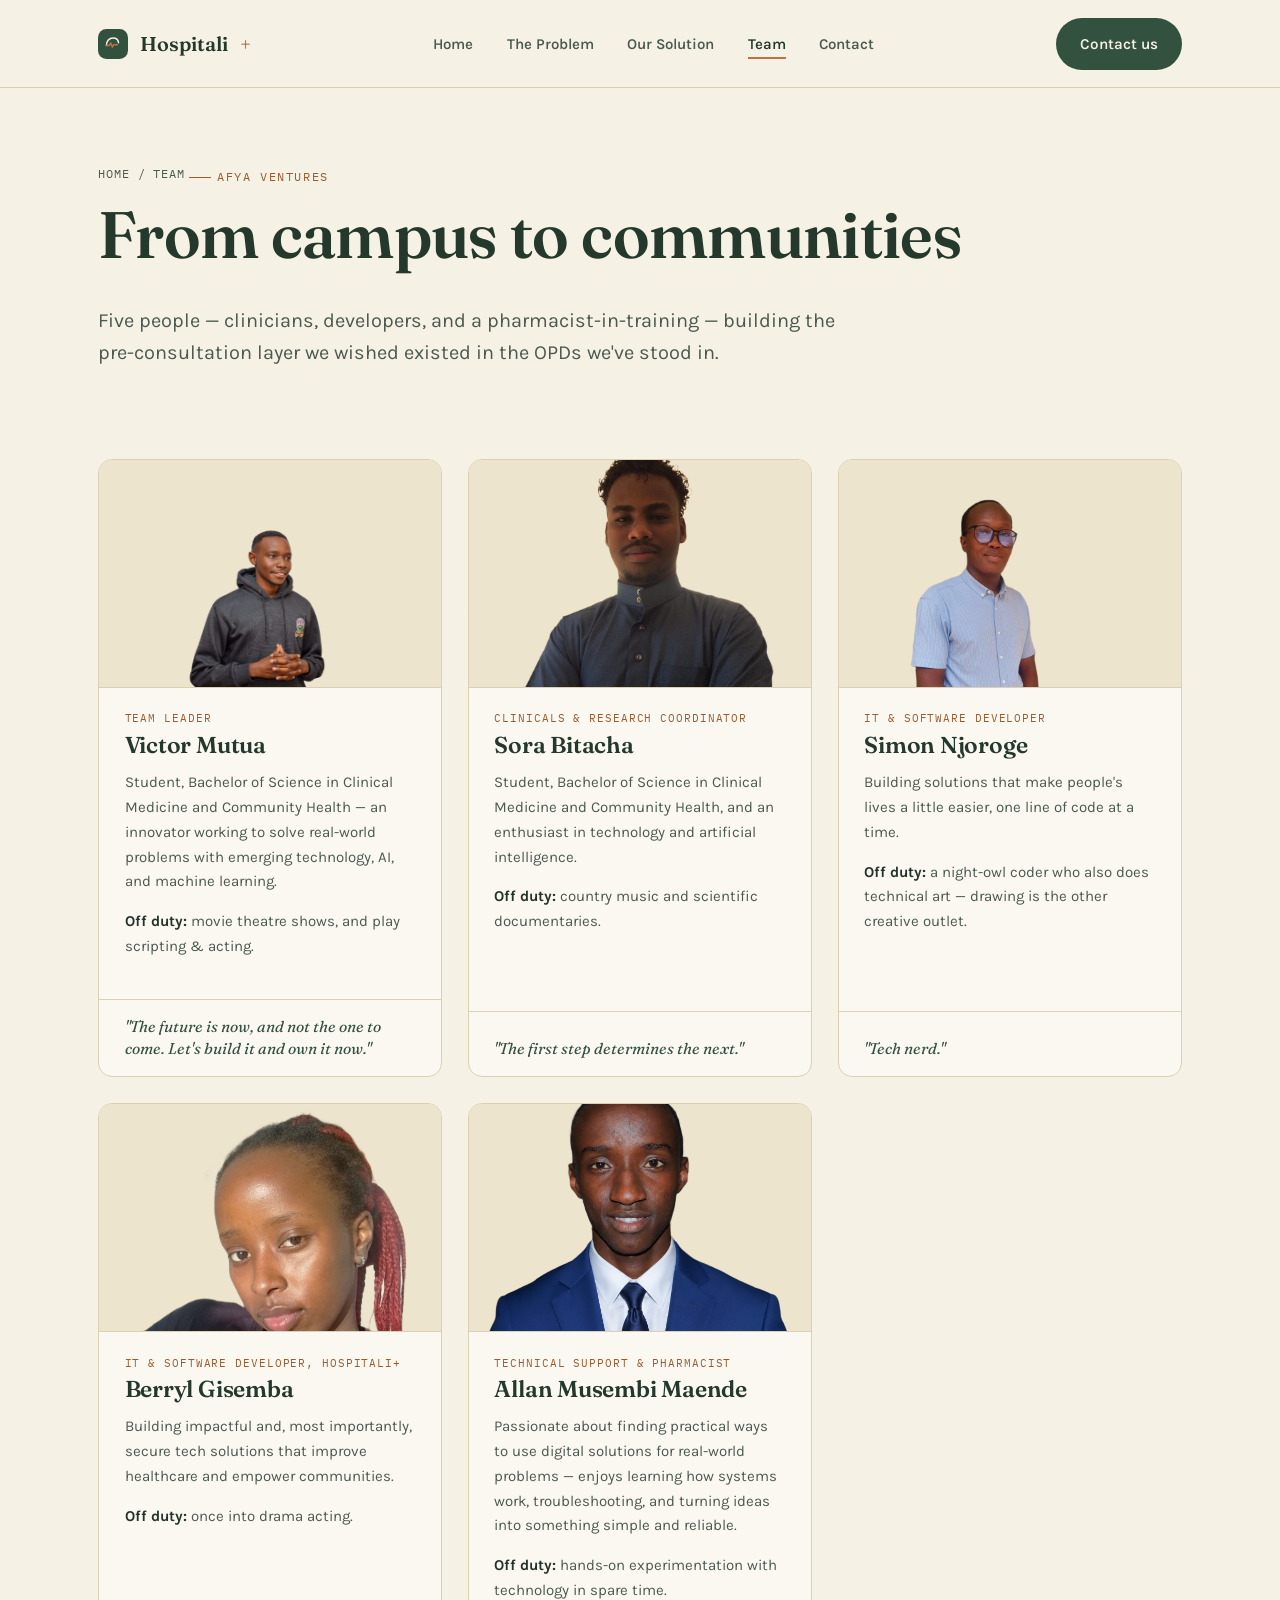
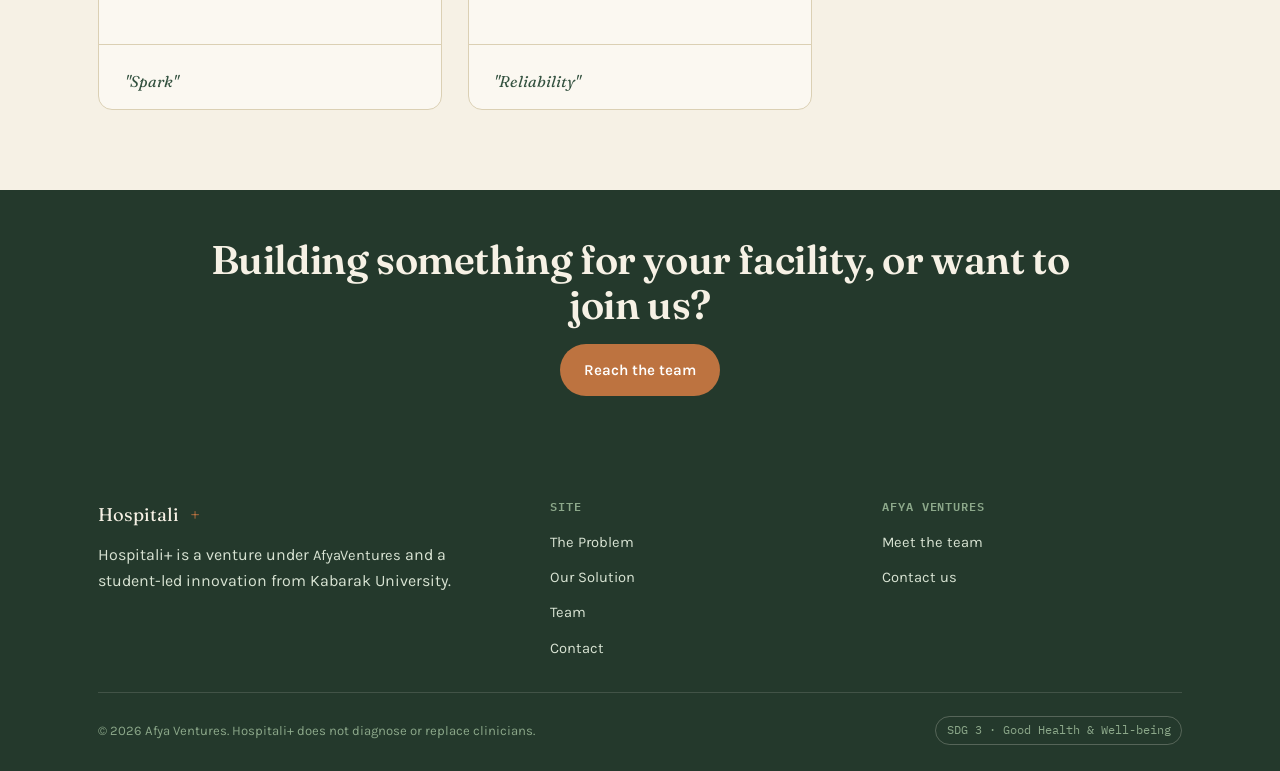
<file: team.html>
<!DOCTYPE html>
<html lang="en">
<head>
<meta charset="UTF-8">
<meta name="viewport" content="width=device-width, initial-scale=1.0">
<title>Team – Hospitali+</title>
<meta name="description" content="Meet the Afya Ventures team building Hospitali+.">
<link rel="icon" href="data:image/svg+xml,<svg xmlns=%22http://www.w3.org/2000/svg%22 viewBox=%220 0 32 32%22><rect width=%2232%22 height=%2232%22 rx=%228%22 fill=%22%2333513F%22/><path d=%22M16 8v16M8 16h16%22 stroke=%22%23F6F1E5%22 stroke-width=%223%22 stroke-linecap=%22round%22/></svg>">
<link rel="stylesheet" href="css/style.css">
</head>
<body>

<header class="site-header">
  <nav class="nav">
    <a href="index.html" class="brand">
      <svg class="mark" viewBox="0 0 32 32" fill="none" xmlns="http://www.w3.org/2000/svg" aria-hidden="true">
        <rect width="32" height="32" rx="9" fill="#33513F"/>
        <path d="M9 17.5c0-4.5 3-8 7-8 3.4 0 5.6 2.3 5.9 5.1" stroke="#F6F1E5" stroke-width="1.6" stroke-linecap="round" fill="none"/>
        <path d="M9 17.5h3.2l1.4-2.6 1.7 4.4 1.3-2.4h4.1" stroke="#BD7340" stroke-width="1.6" stroke-linecap="round" stroke-linejoin="round" fill="none"/>
      </svg>
      Hospitali<span class="plus">+</span>
    </a>
    <button class="nav-toggle" aria-label="Toggle menu" aria-expanded="false" aria-controls="nav-links">
      <span></span>
    </button>
    <ul class="nav-links" id="nav-links">
      <li><a href="index.html">Home</a></li>
      <li><a href="problem.html">The Problem</a></li>
      <li><a href="solution.html">Our Solution</a></li>
      <li><a href="team.html" class="active">Team</a></li>
      <li><a href="contact.html">Contact</a></li>
    </ul>
    <div class="nav-cta">
      <a href="contact.html" class="btn btn-primary">Contact us</a>
    </div>
  </nav>
</header>

<main>

  <section class="page-hero">
    <div class="container">
      <span class="breadcrumb-path">Home / Team</span>
      <p class="eyebrow" style="margin-top:1rem;">Afya Ventures</p>
      <h1>From campus to communities</h1>
      <p class="lede">Five people — clinicians, developers, and a pharmacist-in-training — building the pre-consultation layer we wished existed in the OPDs we've stood in.</p>
    </div>
  </section>

  <section class="section-tight" style="padding-bottom:5rem;">
    <div class="container">
      <div class="team-grid">

        <div class="member reveal">
          <img class="member-photo" src="assets/victor.png" alt="Victor Mutua" loading="lazy">
          <div class="member-top">
            <span class="member-role">Team Leader</span>
            <h3 style="margin-bottom:0.2em;">Victor Mutua</h3>
          </div>
          <div class="member-body">
            <p>Student, Bachelor of Science in Clinical Medicine and Community Health — an innovator working to solve real-world problems with emerging technology, AI, and machine learning.</p>
            <p class="fact"><strong>Off duty:</strong> movie theatre shows, and play scripting &amp; acting.</p>
          </div>
          <div class="member-word">"The future is now, and not the one to come. Let's build it and own it now."</div>
        </div>

        <div class="member reveal">
          <img class="member-photo" src="assets/sora.png" alt="Sora Bitacha" loading="lazy">
          <div class="member-top">
            <span class="member-role">Clinicals &amp; Research Coordinator</span>
            <h3 style="margin-bottom:0.2em;">Sora Bitacha</h3>
          </div>
          <div class="member-body">
            <p>Student, Bachelor of Science in Clinical Medicine and Community Health, and an enthusiast in technology and artificial intelligence.</p>
            <p class="fact"><strong>Off duty:</strong> country music and scientific documentaries.</p>
          </div>
          <div class="member-word">"The first step determines the next."</div>
        </div>

        <div class="member reveal">
          <img class="member-photo" src="assets/simon.png" alt="Simon Njoroge" loading="lazy">
          <div class="member-top">
            <span class="member-role">IT &amp; Software Developer</span>
            <h3 style="margin-bottom:0.2em;">Simon Njoroge</h3>
          </div>
          <div class="member-body">
            <p>Building solutions that make people's lives a little easier, one line of code at a time.</p>
            <p class="fact"><strong>Off duty:</strong> a night-owl coder who also does technical art — drawing is the other creative outlet.</p>
          </div>
          <div class="member-word">"Tech nerd."</div>
        </div>

        <div class="member reveal">
          <img class="member-photo" src="assets/berryl.png" alt="Berryl Gisemba" loading="lazy">
          <div class="member-top">
            <span class="member-role">IT &amp; Software Developer, Hospitali+</span>
            <h3 style="margin-bottom:0.2em;">Berryl Gisemba</h3>
          </div>
          <div class="member-body">
            <p>Building impactful and, most importantly, secure tech solutions that improve healthcare and empower communities.</p>
            <p class="fact"><strong>Off duty:</strong> once into drama acting.</p>
          </div>
          <div class="member-word">"Spark"</div>
        </div>

        <div class="member reveal">
          <img class="member-photo" src="assets/allan.png" alt="Allan Musembi Maende" loading="lazy">
          <div class="member-top">
            <span class="member-role">Technical Support &amp; Pharmacist</span>
            <h3 style="margin-bottom:0.2em;">Allan Musembi Maende</h3>
          </div>
          <div class="member-body">
            <p>Passionate about finding practical ways to use digital solutions for real-world problems — enjoys learning how systems work, troubleshooting, and turning ideas into something simple and reliable.</p>
            <p class="fact"><strong>Off duty:</strong> hands-on experimentation with technology in spare time.</p>
          </div>
          <div class="member-word">"Reliability"</div>
        </div>

      </div>
    </div>
  </section>

  <section class="band" style="padding-top:3rem; padding-bottom:3rem;">
    <div class="container" style="text-align:center;">
      <h2 style="max-width:32ch; margin:0 auto 1rem;">Building something for your facility, or want to join us?</h2>
      <a href="contact.html" class="btn btn-clay">Reach the team</a>
    </div>
  </section>

</main>

<footer class="site-footer">
  <div class="container">
    <div class="footer-grid">
      <div>
        <div class="footer-brand">Hospitali<span style="color:#BD7340;">+</span></div>
        <p style="max-width:36ch; color:#D8E3D3;">Hospitali+ is a venture under <a href="https://afyaventures.amref.org/" target="_blank" rel="noopener">AfyaVentures</a> and a student-led innovation from Kabarak University.</p>
      </div>
      <div>
        <h4>Site</h4>
        <ul>
          <li><a href="problem.html">The Problem</a></li>
          <li><a href="solution.html">Our Solution</a></li>
          <li><a href="team.html">Team</a></li>
          <li><a href="contact.html">Contact</a></li>
        </ul>
      </div>
      <div>
        <h4>Afya Ventures</h4>
        <ul>
          <li><a href="team.html">Meet the team</a></li>
          <li><a href="contact.html">Contact us</a></li>
        </ul>
      </div>
    </div>
    <div class="footer-bottom">
      <span>© 2026 Afya Ventures. Hospitali+ does not diagnose or replace clinicians.</span>
      <span class="sdg-badge">SDG 3 · Good Health &amp; Well-being</span>
    </div>
  </div>
</footer>

<script src="js/main.js"></script>
</body>
</html>
</file>
<file: css/style.css>
/* ==========================================================================
   HOSPITALI+ — design tokens
   Warm, human-centered palette. Structured-data motif runs through the type
   system: a mono "clinical" face is used wherever raw patient language is
   converted into structured terms — the product's actual mechanism.
   ========================================================================== */

@import url('https://fonts.googleapis.com/css2?family=Fraunces:ital,opsz,wght@0,9..144,400;0,9..144,500;0,9..144,600;1,9..144,500;1,9..144,600&family=Karla:wght@400;500;600;700&family=IBM+Plex+Mono:wght@400;500&display=swap');

:root{
  --sand:        #F6F1E5;
  --sand-deep:   #EDE4CE;
  --card:        #FBF8F1;
  --ink:         #23322A;
  --ink-soft:    #4B5A50;
  --forest:      #33513F;
  --forest-deep: #24392C;
  --sage:        #8CA88A;
  --sage-pale:   #D8E3D3;
  --clay:        #BD7340;
  --clay-deep:   #9C5B2E;
  --line:        #DBD0B4;

  --display: 'Fraunces', serif;
  --body:    'Karla', sans-serif;
  --mono:    'IBM Plex Mono', monospace;

  --max: 1180px;
  --pad: clamp(1.25rem, 4vw, 3rem);
  --radius: 14px;
}

*, *::before, *::after{ box-sizing: border-box; }

html{ scroll-behavior: smooth; }

@media (prefers-reduced-motion: reduce){
  html{ scroll-behavior: auto; }
  *, *::before, *::after{ animation-duration: 0.01ms !important; animation-iteration-count: 1 !important; transition-duration: 0.01ms !important; scroll-behavior: auto !important; }
}

body{
  margin: 0;
  background: var(--sand);
  color: var(--ink);
  font-family: var(--body);
  font-size: 16px;
  line-height: 1.6;
  -webkit-font-smoothing: antialiased;
}

img{ max-width: 100%; display: block; }

a{ color: inherit; }

h1, h2, h3, h4{
  font-family: var(--display);
  font-weight: 600;
  line-height: 1.12;
  margin: 0 0 0.5em;
  color: var(--forest-deep);
  letter-spacing: -0.01em;
}

h1{ font-size: clamp(2.4rem, 5.2vw, 4.1rem); }
h2{ font-size: clamp(1.7rem, 3.2vw, 2.5rem); }
h3{ font-size: clamp(1.2rem, 1.8vw, 1.5rem); }

p{ margin: 0 0 1em; }

.lede{
  font-size: clamp(1.05rem, 1.6vw, 1.25rem);
  color: var(--ink-soft);
  max-width: 62ch;
}

.eyebrow{
  font-family: var(--mono);
  font-size: 0.72rem;
  letter-spacing: 0.14em;
  text-transform: uppercase;
  color: var(--clay-deep);
  display: inline-flex;
  align-items: center;
  gap: 0.5em;
  margin-bottom: 1em;
}
.eyebrow::before{
  content: '';
  width: 22px; height: 1px;
  background: var(--clay-deep);
  display: inline-block;
}

.container{
  max-width: var(--max);
  margin: 0 auto;
  padding: 0 var(--pad);
}

section{ padding: clamp(3rem, 7vw, 6rem) 0; }

.section-tight{ padding-top: clamp(1.5rem, 3vw, 2.5rem); }

hr.rule{
  border: none;
  border-top: 1px solid var(--line);
  margin: 0;
}


.btn{
  display: inline-flex;
  align-items: center;
  gap: 0.55em;
  font-family: var(--body);
  font-weight: 600;
  font-size: 0.95rem;
  padding: 0.85em 1.5em;
  border-radius: 100px;
  border: 1px solid transparent;
  cursor: pointer;
  text-decoration: none;
  transition: transform 0.18s ease, background 0.18s ease, color 0.18s ease, border-color 0.18s ease;
}
.btn:hover{ transform: translateY(-1px); }
.btn:focus-visible{ outline: 2px solid var(--clay-deep); outline-offset: 3px; }

.btn-primary{ background: var(--forest); color: var(--sand); }
.btn-primary:hover{ background: var(--forest-deep); }

.btn-clay{ background: var(--clay); color: #fff; }
.btn-clay:hover{ background: var(--clay-deep); }

.btn-outline{ background: transparent; color: var(--forest); border-color: var(--forest); }
.btn-outline:hover{ background: var(--forest); color: var(--sand); }

.btn-ghost{ background: transparent; color: var(--ink); padding: 0.85em 0.2em; }
.btn-ghost::after{ content: '→'; transition: transform 0.18s ease; }
.btn-ghost:hover::after{ transform: translateX(4px); }


.site-header{
  position: sticky; top: 0; z-index: 50;
  background: rgba(246, 241, 229, 0.88);
  backdrop-filter: blur(10px);
  border-bottom: 1px solid var(--line);
}

.nav{
  display: flex; align-items: center; justify-content: space-between;
  padding: 1.1rem var(--pad);
  max-width: var(--max); margin: 0 auto;
}

.brand{
  display: flex; align-items: center; gap: 0.6em;
  font-family: var(--display);
  font-weight: 600;
  font-size: 1.25rem;
  text-decoration: none;
  color: var(--forest-deep);
}
.brand .mark{ width: 30px; height: 30px; flex-shrink: 0; }
.brand .plus{ color: var(--clay); }

.nav-links{
  display: flex; align-items: center; gap: 2.1rem;
  list-style: none; margin: 0; padding: 0;
}
.nav-links a{
  text-decoration: none;
  font-weight: 600;
  font-size: 0.94rem;
  color: var(--ink-soft);
  position: relative;
  padding: 0.3em 0;
}
.nav-links a::after{
  content: '';
  position: absolute; left: 0; right: 100%; bottom: -2px;
  height: 2px; background: var(--clay);
  transition: right 0.22s ease;
}
.nav-links a:hover::after, .nav-links a.active::after{ right: 0; }
.nav-links a.active{ color: var(--forest-deep); }

.nav-cta{ display: flex; align-items: center; gap: 1rem; }

.nav-toggle{
  display: none;
  background: none; border: none; cursor: pointer;
  width: 40px; height: 40px;
  align-items: center; justify-content: center;
}
.nav-toggle span, .nav-toggle span::before, .nav-toggle span::after{
  content: ''; display: block;
  width: 22px; height: 2px; background: var(--forest-deep);
  position: relative; transition: transform 0.2s ease, opacity 0.2s ease;
}
.nav-toggle span::before{ position: absolute; top: -7px; }
.nav-toggle span::after{ position: absolute; top: 7px; }
.nav-toggle[aria-expanded="true"] span{ background: transparent; }
.nav-toggle[aria-expanded="true"] span::before{ transform: translateY(7px) rotate(45deg); }
.nav-toggle[aria-expanded="true"] span::after{ transform: translateY(-7px) rotate(-45deg); }

@media (max-width: 860px){
  .nav-toggle{ display: flex; }
  .nav-links{
    position: absolute; top: 100%; left: 0; right: 0;
    flex-direction: column; align-items: flex-start; gap: 0;
    background: var(--sand); border-bottom: 1px solid var(--line);
    max-height: 0; overflow: hidden;
    transition: max-height 0.28s ease;
  }
  .nav-links.open{ max-height: 400px; }
  .nav-links li{ width: 100%; }
  .nav-links a{ display: block; padding: 1rem var(--pad); width: 100%; }
  .nav-links a::after{ display: none; }
  .nav-cta{ display: none; }
}


.hero{
  padding: clamp(2.5rem, 6vw, 4.5rem) 0 clamp(3rem, 6vw, 5rem);
}
.hero-grid{
  display: grid;
  grid-template-columns: 1.05fr 0.95fr;
  gap: clamp(2rem, 5vw, 4rem);
  align-items: center;
}
@media (max-width: 940px){ .hero-grid{ grid-template-columns: 1fr; } }

.hero-actions{ display: flex; gap: 1rem; flex-wrap: wrap; margin-top: 1.8rem; }

.hero-note{
  margin-top: 2rem;
  font-family: var(--mono);
  font-size: 0.78rem;
  color: var(--ink-soft);
  display: flex; align-items: center; gap: 0.6em;
}
.hero-note .dot{ width: 6px; height: 6px; border-radius: 50%; background: var(--clay); }


.translator{
  background: var(--card);
  border: 1px solid var(--line);
  border-radius: var(--radius);
  padding: clamp(1.3rem, 2.5vw, 1.9rem);
  box-shadow: 0 24px 48px -28px rgba(36, 50, 42, 0.35);
}
.translator-head{
  display: flex; justify-content: space-between; align-items: baseline;
  margin-bottom: 1.1rem;
}
.translator-head .label{
  font-family: var(--mono); font-size: 0.72rem;
  letter-spacing: 0.1em; text-transform: uppercase;
  color: var(--ink-soft);
}
.translator-chips{ display: flex; flex-wrap: wrap; gap: 0.5rem; margin-bottom: 1.2rem; }
.chip{
  font-family: var(--body); font-size: 0.85rem; font-weight: 600;
  background: var(--sage-pale); color: var(--forest-deep);
  border: 1px solid transparent;
  padding: 0.5em 0.95em; border-radius: 100px;
  cursor: pointer;
  transition: background 0.15s ease, transform 0.15s ease;
}
.chip:hover{ transform: translateY(-1px); }
.chip[aria-pressed="true"]{ background: var(--forest); color: var(--sand); }

.translator-body{
  display: grid;
  grid-template-columns: 1fr;
  gap: 1rem;
}
.io-panel{
  border-radius: 10px;
  padding: 1.1rem 1.2rem;
  min-height: 92px;
}
.io-panel.patient{
  background: var(--sand-deep);
  border: 1px dashed var(--line);
  font-family: var(--body);
  font-style: italic;
  color: var(--ink-soft);
}
.io-panel.clinical{
  background: var(--forest-deep);
  color: var(--sand);
  font-family: var(--mono);
  font-size: 0.88rem;
}
.io-panel.clinical .row{
  display: flex; justify-content: space-between; gap: 1rem;
  padding: 0.32em 0;
  border-bottom: 1px solid rgba(246, 241, 229, 0.12);
  opacity: 0;
  transform: translateY(4px);
  animation: rowIn 0.35s ease forwards;
}
.io-panel.clinical .row:last-child{ border-bottom: none; }
.io-panel.clinical .row .k{ color: var(--sage); }
.io-panel.clinical .row .v{ text-align: right; }
@keyframes rowIn{ to{ opacity: 1; transform: translateY(0); } }

.arrow-divider{
  display: flex; align-items: center; justify-content: center;
  gap: 0.6em;
  font-family: var(--mono); font-size: 0.72rem;
  color: var(--clay-deep); text-transform: uppercase; letter-spacing: 0.1em;
}
.arrow-divider::before, .arrow-divider::after{
  content: ''; flex: 1; height: 1px; background: var(--line);
}


.grid-3{ display: grid; grid-template-columns: repeat(3, 1fr); gap: 1.6rem; }
.grid-2{ display: grid; grid-template-columns: repeat(2, 1fr); gap: 1.6rem; }
@media (max-width: 860px){ .grid-3, .grid-2{ grid-template-columns: 1fr; } }

.card{
  background: var(--card);
  border: 1px solid var(--line);
  border-radius: var(--radius);
  padding: 1.8rem;
}
.card .icon{ width: 40px; height: 40px; margin-bottom: 1rem; color: var(--clay); }

.lottie-icon{
  width: 72px;
  height: 72px;
  margin: -6px 0 0.6rem -6px;
}
.lottie-icon svg{ overflow: visible; }
.band .card{ color: var(--ink); }
.band .card h3{ color: var(--ink); }

.band{
  background: var(--forest-deep);
  color: var(--sand);
}
.band h2, .band h3{ color: var(--sand); }
.band .lede{ color: var(--sage-pale); }


.flow{
  display: flex;
  align-items: stretch;
  flex-wrap: wrap;
  gap: 0;
  border: 1px solid var(--line);
  border-radius: var(--radius);
  overflow: hidden;
  background: var(--card);
}
.flow-step{
  flex: 1 1 0;
  min-width: 150px;
  padding: 1.4rem 1.2rem;
  border-right: 1px solid var(--line);
  position: relative;
}
.flow-step:last-child{ border-right: none; }
.flow-step.is-new{ background: var(--sage-pale); }
.flow-step .step-label{
  font-family: var(--mono); font-size: 0.68rem;
  letter-spacing: 0.08em; text-transform: uppercase;
  color: var(--ink-soft); display: block; margin-bottom: 0.4em;
}
.flow-step .step-name{ font-weight: 700; font-size: 0.98rem; color: var(--ink); }
@media (max-width: 760px){
  .flow-step{ border-right: none; border-bottom: 1px solid var(--line); }
  .flow-step:last-child{ border-bottom: none; }
}


.body-demo{
  display: grid;
  grid-template-columns: 340px 1fr;
  gap: 2rem;
  align-items: start;
}
.body-figure{ display: flex; justify-content: center; padding: 0.25rem; }
.body-svg{ width: 100%; max-width: 360px; height: auto; }
.body-silhouette{ fill: var(--forest-deep); }
.body-marker{ cursor: pointer; }
.body-marker circle{
  fill: var(--card);
  stroke: var(--forest);
  stroke-width: 2.5;
  transition: fill 0.18s ease, stroke 0.18s ease;
}
.body-marker text{ fill: var(--forest); font-family: var(--mono); font-size: 20px; font-weight: 500; pointer-events: none; }
.body-marker:hover circle,
.body-marker:focus-visible circle{ outline: none; fill: var(--sage-pale); stroke: var(--forest-deep); }
.body-marker:focus-visible{ outline: none; }
.body-marker.is-active circle{ fill: var(--clay); stroke: var(--clay-deep); }
.body-marker.is-active text{ fill: #fff; }

.body-panel{ min-width: 0; }
.body-ask{
  font-family: var(--display);
  font-size: 1.25rem;
  line-height: 1.3;
  margin: 0.35em 0 1.3em;
  color: var(--ink);
}
.body-ask .en{ display: block; font-family: var(--body); font-size: 0.92rem; color: var(--ink-soft); margin-top: 0.2em; }
.body-followups{ list-style: none; padding: 0; margin: 0; display: grid; gap: 0.5rem; }
.body-followups li{
  background: var(--sand);
  border: 1px solid var(--line);
  border-radius: 10px;
  padding: 0.6rem 0.9rem;
  font-size: 0.9rem;
  color: var(--ink);
}
.body-followups li .sw{ font-family: var(--mono); font-size: 0.74rem; letter-spacing: 0.02em; color: var(--sage); display: block; margin-bottom: 0.15em; }

@media (max-width: 640px){
  .body-demo{ grid-template-columns: 1fr; gap: 1.4rem; }
  .body-figure{ order: -1; }
}


.table-wrap{ overflow-x: auto; border: 1px solid var(--line); border-radius: var(--radius); background: var(--card); }
table{ width: 100%; border-collapse: collapse; font-size: 0.95rem; }
th, td{ text-align: left; padding: 0.9rem 1.2rem; border-bottom: 1px solid var(--line); }
thead th{ font-family: var(--mono); font-size: 0.72rem; letter-spacing: 0.08em; text-transform: uppercase; color: var(--ink-soft); background: var(--sand-deep); }
tbody tr:last-child td{ border-bottom: none; }


.team-grid{ display: grid; grid-template-columns: repeat(3, 1fr); gap: 1.6rem; }
@media (max-width: 940px){ .team-grid{ grid-template-columns: repeat(2, 1fr); } }
@media (max-width: 620px){ .team-grid{ grid-template-columns: 1fr; } }

.member{
  background: var(--card);
  border: 1px solid var(--line);
  border-radius: var(--radius);
  overflow: hidden;
  display: flex;
  flex-direction: column;
}
.member-top{
  padding: 1.4rem 1.6rem 0.5rem;
}
.member-photo{
  display: block;
  width: 100%;
  aspect-ratio: 3 / 2;
  object-fit: cover;
  object-position: center 22%;
  background: var(--sand-deep);
  border-bottom: 1px solid var(--line);
  transition: transform 0.45s ease;
}
.member:hover .member-photo{ transform: scale(1.04); }
.member-role{
  font-family: var(--mono); font-size: 0.7rem; letter-spacing: 0.08em; text-transform: uppercase;
  color: var(--clay-deep); margin-bottom: 0.3em; display: block;
}
.member-body{ padding: 0 1.6rem 1.6rem; color: var(--ink-soft); font-size: 0.94rem; line-height: 1.65; }
.member-body p + p{ margin-top: 0.8rem; }
.member-body .fact{ margin-top: 0.8rem; }
.member-body .fact strong{ color: var(--ink); }
.member-word{
  border-top: 1px solid var(--line);
  padding: 1rem 1.6rem;
  margin-top: auto;
  min-height: calc(1.4em * 3);
  display: flex;
  align-items: flex-end;
  font-family: var(--display); font-style: italic;
  color: var(--forest);
  font-size: 0.98rem;
  line-height: 1.4;
}


.contact-grid{ display: grid; grid-template-columns: 1fr 1fr; gap: clamp(2rem, 5vw, 4rem); align-items: start; }
@media (max-width: 860px){ .contact-grid{ grid-template-columns: 1fr; } }

.field{ margin-bottom: 1.3rem; }
.field label{
  display: block; font-family: var(--mono); font-size: 0.72rem;
  letter-spacing: 0.08em; text-transform: uppercase; color: var(--ink-soft);
  margin-bottom: 0.5em;
}
.field input, .field textarea, .field select{
  width: 100%;
  font-family: var(--body); font-size: 1rem;
  padding: 0.85em 1em;
  background: var(--card);
  border: 1px solid var(--line);
  border-radius: 8px;
  color: var(--ink);
  transition: border-color 0.15s ease;
}
.field input:focus, .field textarea:focus, .field select:focus{
  outline: none; border-color: var(--forest);
  box-shadow: 0 0 0 3px rgba(51,81,63,0.14);
}
.field textarea{ resize: vertical; min-height: 120px; }
.field select{
  appearance: none;
  -webkit-appearance: none;
  -moz-appearance: none;
  cursor: pointer;
  padding-right: 2.8em;
  background-image: url("data:image/svg+xml,%3Csvg xmlns='http://www.w3.org/2000/svg' viewBox='0 0 24 24' fill='none' stroke='%2333513F' stroke-width='2' stroke-linecap='round' stroke-linejoin='round'%3E%3Cpath d='M6 9l6 6 6-6'/%3E%3C/svg%3E");
  background-repeat: no-repeat;
  background-position: right 1em center;
  background-size: 18px 18px;
}
.field select:hover{ border-color: var(--sage); }
.field select:focus{
  outline: none;
  border-color: var(--forest);
  box-shadow: 0 0 0 3px rgba(51,81,63,0.14);
}
.field select option{ background: var(--card); color: var(--ink); }

.visually-hidden{
  position: absolute !important; width: 1px; height: 1px; padding: 0; margin: -1px;
  overflow: hidden; clip: rect(0 0 0 0); white-space: nowrap; border: 0;
}
.select{ position: relative; }
.select-trigger{
  width: 100%; display: flex; align-items: center; justify-content: space-between; gap: 0.75em;
  font-family: var(--body); font-size: 1rem; text-align: left; color: var(--ink);
  padding: 0.85em 1em; background: var(--card);
  border: 1px solid var(--line); border-radius: 8px; cursor: pointer;
  transition: border-color 0.15s ease, box-shadow 0.15s ease;
}
.select-trigger:hover{ border-color: var(--sage); }
.select-trigger[aria-expanded="true"],
.select-trigger:focus-visible{
  outline: none; border-color: var(--forest);
  box-shadow: 0 0 0 3px rgba(51,81,63,0.14);
}
.select-value{
  display: block; overflow: hidden; text-overflow: ellipsis; white-space: nowrap;
}
.select-chevron{ flex: 0 0 auto; width: 18px; height: 18px; stroke: var(--forest); transition: transform 0.2s ease; }
.select.is-open .select-chevron{ transform: rotate(180deg); }
.select-menu{
  position: absolute; z-index: 20; top: calc(100% + 6px); left: 0; right: 0;
  margin: 0; padding: 0.4rem; list-style: none;
  background: var(--card); border: 1px solid var(--line); border-radius: 10px;
  box-shadow: 0 12px 28px rgba(36,57,44,0.16);
  max-height: 260px; overflow-y: auto;
  opacity: 0; visibility: hidden; transform: translateY(-4px);
  transition: opacity 0.16s ease, transform 0.16s ease, visibility 0.16s;
}
.select.is-open .select-menu{ opacity: 1; visibility: visible; transform: translateY(0); }
.select-menu li{
  padding: 0.6em 0.8em; border-radius: 7px; cursor: pointer; color: var(--ink);
  font-size: 0.96rem; transition: background 0.12s ease, color 0.12s ease;
}
.select-menu li:hover, .select-menu li.is-active{ background: var(--sage-pale); color: var(--forest-deep); }
.select-menu li[aria-selected="true"]{ color: var(--forest); font-weight: 600; }
.select-menu li[aria-selected="true"]::after{ content: '\2713'; float: right; color: var(--forest); }

.form-status{
  margin-top: 1rem;
  font-size: 0.92rem;
  font-weight: 600;
  color: var(--forest-deep);
  min-height: 1.4em;
}

.contact-info-item{ display: flex; gap: 1rem; padding: 1.1rem 0; border-bottom: 1px solid var(--line); }
.contact-info-item:first-child{ padding-top: 0; }
.contact-info-item .icon{ width: 22px; height: 22px; color: var(--clay); flex-shrink: 0; margin-top: 0.15em; }
.contact-info-item h4{ margin-bottom: 0.15em; font-size: 1rem; }
.contact-info-item p{ margin: 0; color: var(--ink-soft); font-size: 0.92rem; }


.callout{
  border-left: 3px solid var(--clay);
  background: var(--sand-deep);
  padding: 1.1rem 1.4rem;
  border-radius: 0 10px 10px 0;
  font-size: 0.95rem;
  color: var(--ink-soft);
}
.callout strong{ color: var(--clay-deep); }


.page-hero{ padding: clamp(2.5rem, 5vw, 4rem) 0 clamp(1.5rem, 3vw, 2rem); }
.page-hero .lede{ margin-top: 0.6rem; }

.breadcrumb-path{
  font-family: var(--mono); font-size: 0.72rem; color: var(--ink-soft);
  text-transform: uppercase; letter-spacing: 0.08em;
}


.site-footer{
  background: var(--forest-deep);
  color: var(--sage-pale);
  padding: clamp(2.5rem, 5vw, 3.5rem) 0 1.6rem;
}
.footer-grid{
  display: grid; grid-template-columns: 1.4fr 1fr 1fr;
  gap: 2rem;
  padding-bottom: 2rem;
  border-bottom: 1px solid rgba(246, 241, 229, 0.14);
}
@media (max-width: 760px){ .footer-grid{ grid-template-columns: 1fr; } }
.footer-brand{ display: flex; align-items: center; gap: 0.6em; font-family: var(--display); font-size: 1.15rem; color: var(--sand); margin-bottom: 0.8rem; }
.footer-grid h4{ font-family: var(--mono); font-size: 0.72rem; letter-spacing: 0.08em; text-transform: uppercase; color: var(--sage); margin-bottom: 1rem; }
.footer-grid ul{ list-style: none; margin: 0; padding: 0; display: flex; flex-direction: column; gap: 0.6rem; }
.footer-grid a{ text-decoration: none; color: var(--sage-pale); font-size: 0.92rem; }
.footer-grid a:hover{ color: var(--sand); }
.footer-bottom{
  display: flex; justify-content: space-between; align-items: center; flex-wrap: wrap; gap: 1rem;
  padding-top: 1.4rem;
  font-size: 0.82rem;
  color: var(--sage);
}
.sdg-badge{
  display: inline-flex; align-items: center; gap: 0.5em;
  font-family: var(--mono); font-size: 0.72rem;
  border: 1px solid rgba(246, 241, 229, 0.24);
  padding: 0.4em 0.9em; border-radius: 100px;
}


.reveal{ opacity: 0; transform: translateY(14px); transition: opacity 0.6s ease, transform 0.6s ease; }
.reveal.is-visible{ opacity: 1; transform: translateY(0); }


a:focus-visible, button:focus-visible, input:focus-visible, textarea:focus-visible{
  outline: 2px solid var(--clay-deep);
  outline-offset: 2px;
}
</file>
